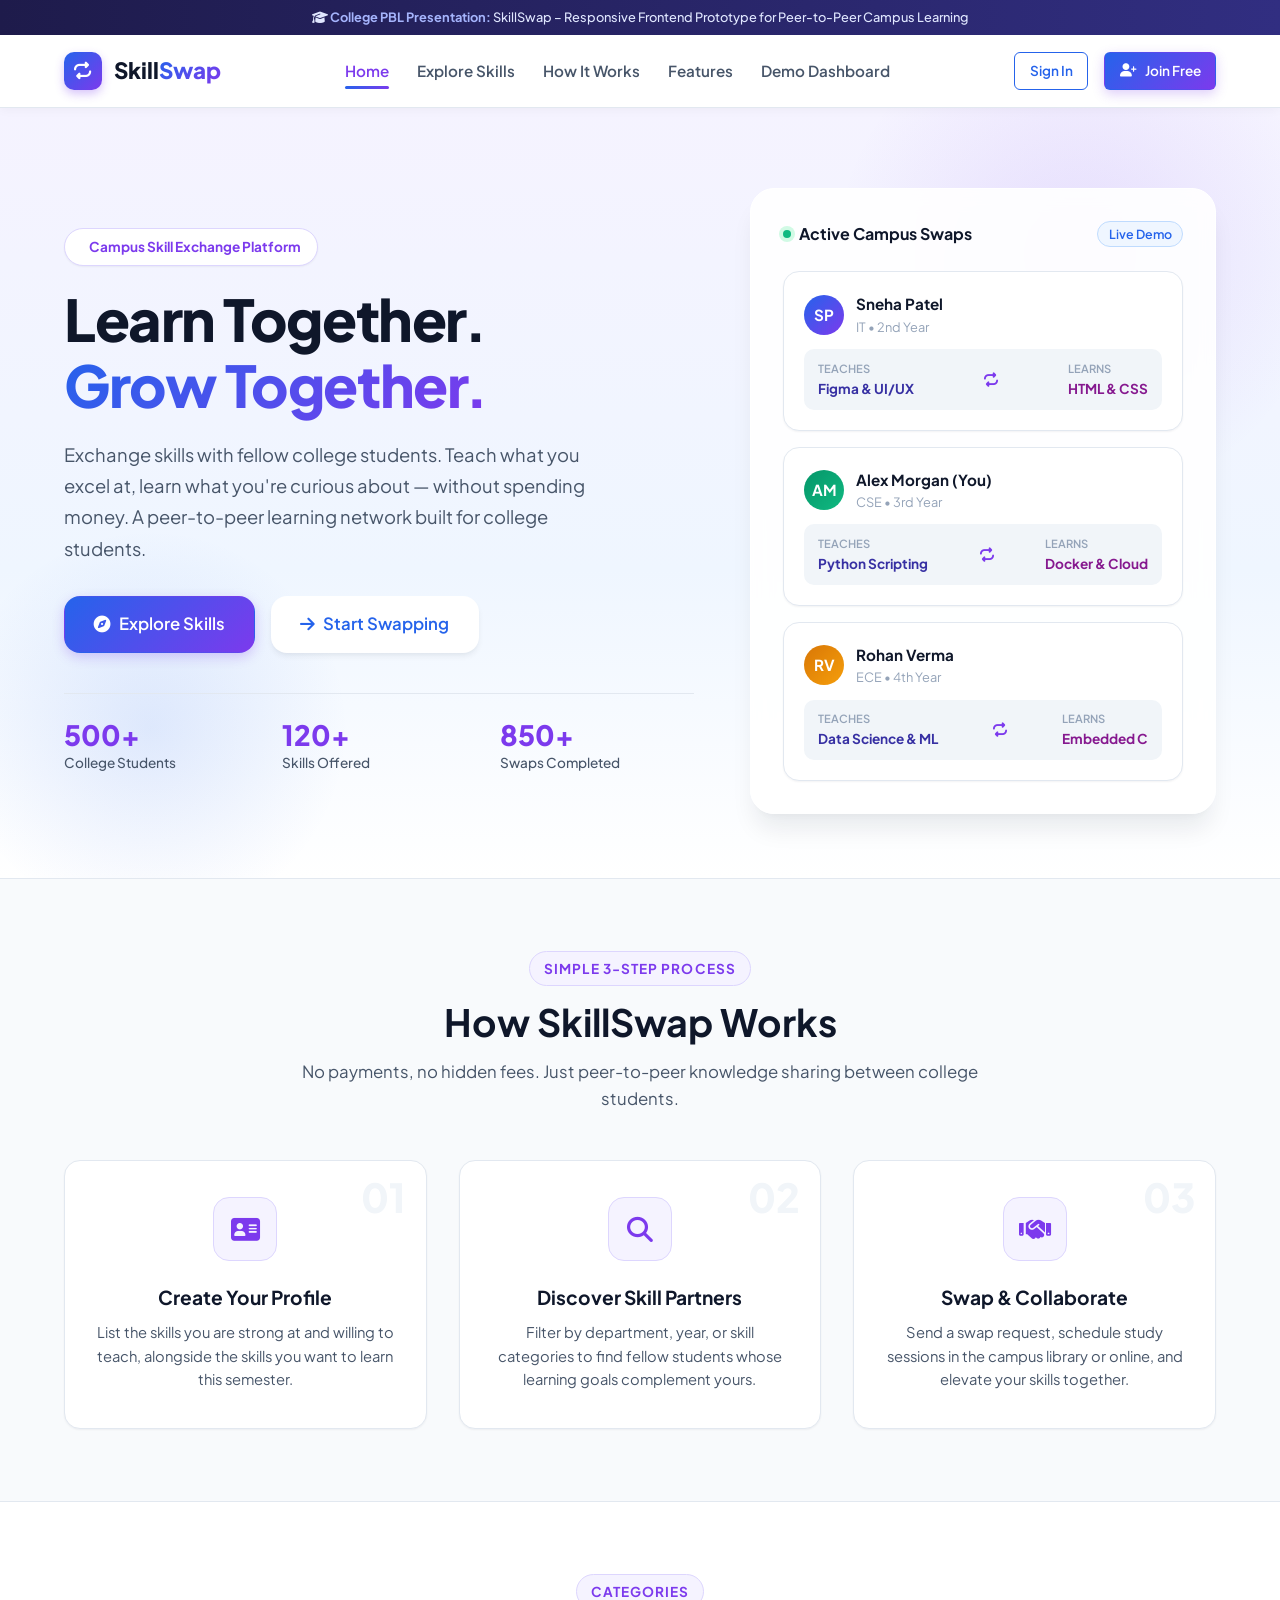
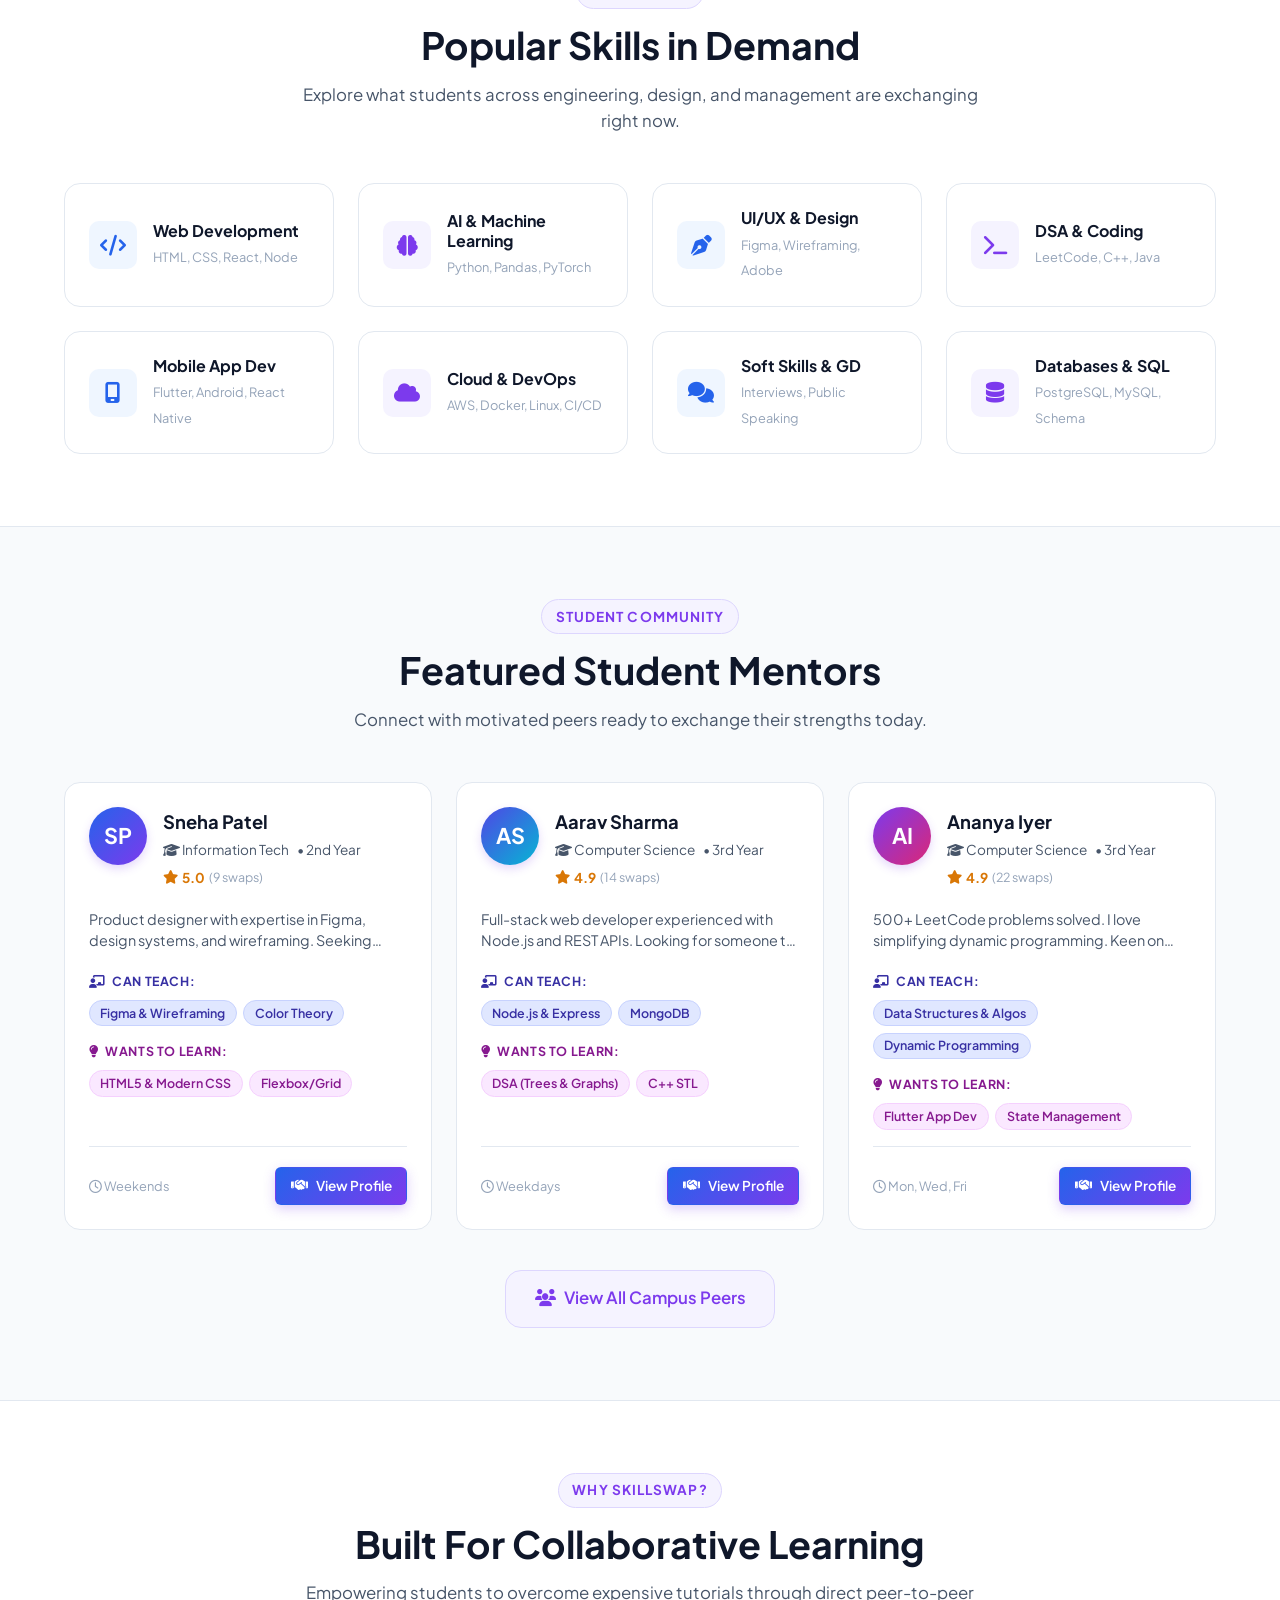
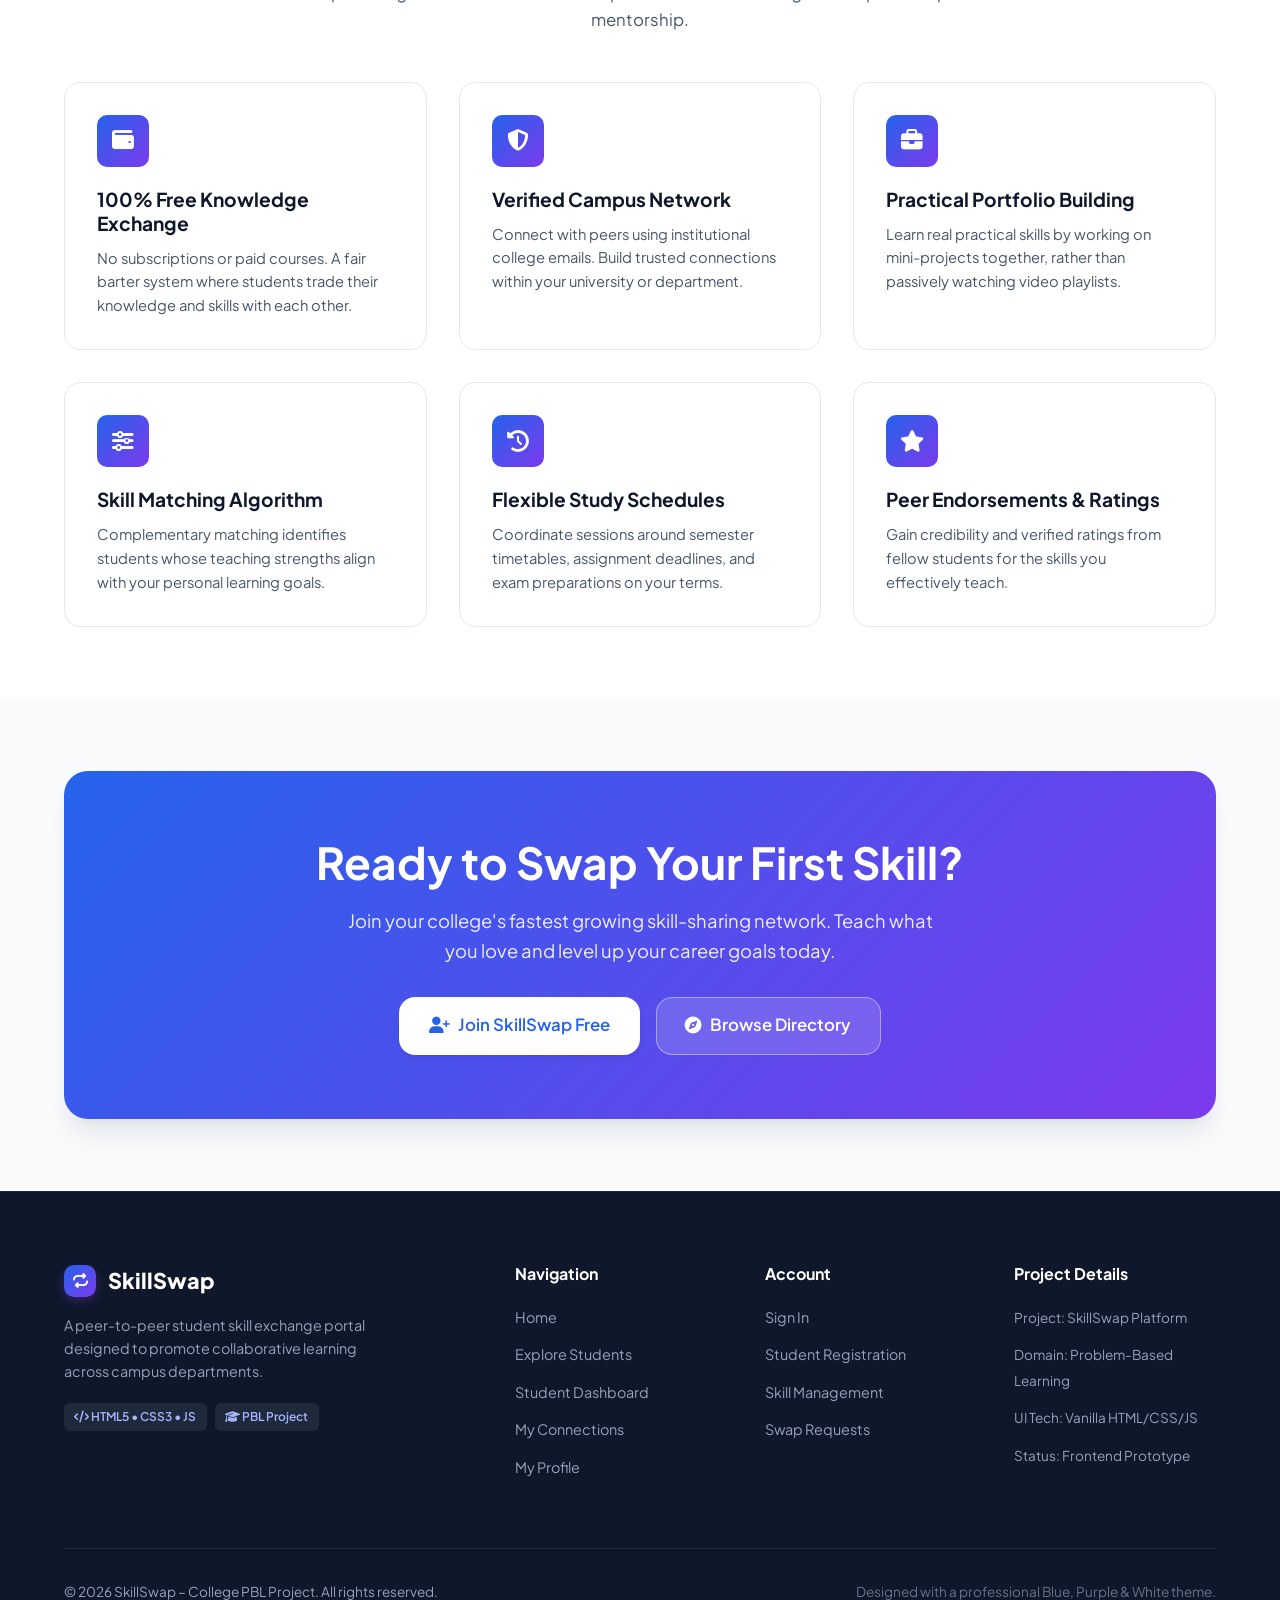
<file: index.html>
<!DOCTYPE html>
<html lang="en">
<head>
  <meta charset="UTF-8">
  <meta name="viewport" content="width=device-width, initial-scale=1.0">
  <title>SkillSwap – Peer-to-Peer College Skill Exchange Platform</title>
  <link rel="stylesheet" href="https://cdnjs.cloudflare.com/ajax/libs/font-awesome/6.5.1/css/all.min.css">
  <link rel="stylesheet" href="css/style.css">
  <link rel="stylesheet" href="css/pages.css">
</head>
<body>

  <!-- College PBL Project Banner -->
  <div class="pbl-banner">
    <i class="fa-solid fa-graduation-cap"></i> 
    <strong>College PBL Presentation:</strong> SkillSwap – Responsive Frontend Prototype for Peer-to-Peer Campus Learning
  </div>

  <!-- Modern Navigation Bar -->
  <header class="navbar">
    <div class="container nav-container">
      <a href="index.html" class="brand-logo">
        <div class="brand-icon">
          <i class="fa-solid fa-repeat"></i>
        </div>
        <div class="brand-name">Skill<span>Swap</span></div>
      </a>

      <nav class="nav-links">
        <a href="index.html" class="nav-link active">Home</a>
        <a href="explore.html" class="nav-link">Explore Skills</a>
        <a href="#how-it-works" class="nav-link">How It Works</a>
        <a href="#features" class="nav-link">Features</a>
        <a href="dashboard.html" class="nav-link">Demo Dashboard</a>
      </nav>

      <div class="nav-actions">
        <a href="login.html" class="btn btn-outline btn-sm">Sign In</a>
        <a href="register.html" class="btn btn-primary btn-sm">
          <i class="fa-solid fa-user-plus"></i> Join Free
        </a>
        <button class="mobile-menu-btn" aria-label="Toggle Navigation Menu">
          <i class="fa-solid fa-bars"></i>
        </button>
      </div>
    </div>
  </header>

  <main>
    <!-- Hero Section -->
    <section class="hero-section">
      <div class="container hero-grid">
        <div class="hero-content">
          <div class="hero-badge-pill">
            <i class="fa-solid fa-sparkles"></i> Campus Skill Exchange Platform
          </div>

          <h1 class="hero-title">
            Learn Together. <br>
            <span class="text-gradient">Grow Together.</span>
          </h1>

          <p class="hero-description">
            Exchange skills with fellow college students. Teach what you excel at, learn what you're curious about — without spending money. A peer-to-peer learning network built for college students.
          </p>

          <div class="hero-cta-group">
            <a href="explore.html" class="btn btn-primary btn-lg">
              <i class="fa-solid fa-compass"></i> Explore Skills
            </a>
            <a href="register.html" class="btn btn-white btn-lg">
              <i class="fa-solid fa-arrow-right"></i> Start Swapping
            </a>
          </div>

          <div class="hero-stats-row">
            <div class="hero-stat-item">
              <div class="stat-number">500+</div>
              <div class="stat-label">College Students</div>
            </div>
            <div class="hero-stat-item">
              <div class="stat-number">120+</div>
              <div class="stat-label">Skills Offered</div>
            </div>
            <div class="hero-stat-item">
              <div class="stat-number">850+</div>
              <div class="stat-label">Swaps Completed</div>
            </div>
          </div>
        </div>

        <!-- Floating Visual Card -->
        <div class="hero-visual-card">
          <div class="hero-visual-header">
            <span class="hero-visual-title">
              <span class="live-pulse"></span> Active Campus Swaps
            </span>
            <span class="badge badge-role">Live Demo</span>
          </div>

          <!-- Preview Swap Card 1 -->
          <div class="swap-preview-card">
            <div class="swap-card-head">
              <div class="swap-mini-avatar">SP</div>
              <div>
                <div class="swap-mini-name">Sneha Patel</div>
                <div class="swap-mini-dept">IT • 2nd Year</div>
              </div>
            </div>
            <div class="swap-match-flow">
              <div class="swap-flow-item">
                <span class="swap-flow-label">Teaches</span>
                <span class="swap-flow-value teach">Figma & UI/UX</span>
              </div>
              <div class="swap-icon-exchange">
                <i class="fa-solid fa-repeat"></i>
              </div>
              <div class="swap-flow-item">
                <span class="swap-flow-label">Learns</span>
                <span class="swap-flow-value learn">HTML & CSS</span>
              </div>
            </div>
          </div>

          <!-- Preview Swap Card 2 -->
          <div class="swap-preview-card">
            <div class="swap-card-head">
              <div class="swap-mini-avatar" style="background: linear-gradient(135deg, #059669 0%, #10b981 100%);">AM</div>
              <div>
                <div class="swap-mini-name">Alex Morgan (You)</div>
                <div class="swap-mini-dept">CSE • 3rd Year</div>
              </div>
            </div>
            <div class="swap-match-flow">
              <div class="swap-flow-item">
                <span class="swap-flow-label">Teaches</span>
                <span class="swap-flow-value teach">Python Scripting</span>
              </div>
              <div class="swap-icon-exchange">
                <i class="fa-solid fa-repeat"></i>
              </div>
              <div class="swap-flow-item">
                <span class="swap-flow-label">Learns</span>
                <span class="swap-flow-value learn">Docker & Cloud</span>
              </div>
            </div>
          </div>

          <!-- Preview Swap Card 3 -->
          <div class="swap-preview-card">
            <div class="swap-card-head">
              <div class="swap-mini-avatar" style="background: linear-gradient(135deg, #d97706 0%, #f59e0b 100%);">RV</div>
              <div>
                <div class="swap-mini-name">Rohan Verma</div>
                <div class="swap-mini-dept">ECE • 4th Year</div>
              </div>
            </div>
            <div class="swap-match-flow">
              <div class="swap-flow-item">
                <span class="swap-flow-label">Teaches</span>
                <span class="swap-flow-value teach">Data Science & ML</span>
              </div>
              <div class="swap-icon-exchange">
                <i class="fa-solid fa-repeat"></i>
              </div>
              <div class="swap-flow-item">
                <span class="swap-flow-label">Learns</span>
                <span class="swap-flow-value learn">Embedded C</span>
              </div>
            </div>
          </div>
        </div>
      </div>
    </section>

    <!-- How It Works Section -->
    <section id="how-it-works" class="section">
      <div class="container">
        <div class="section-header">
          <span class="section-subtitle">Simple 3-Step Process</span>
          <h2 class="section-title">How SkillSwap Works</h2>
          <p class="section-desc">
            No payments, no hidden fees. Just peer-to-peer knowledge sharing between college students.
          </p>
        </div>

        <div class="steps-grid">
          <div class="step-card">
            <div class="step-number">01</div>
            <div class="step-icon-wrap">
              <i class="fa-solid fa-address-card"></i>
            </div>
            <h3 class="step-title">Create Your Profile</h3>
            <p class="step-desc">
              List the skills you are strong at and willing to teach, alongside the skills you want to learn this semester.
            </p>
          </div>

          <div class="step-card">
            <div class="step-number">02</div>
            <div class="step-icon-wrap">
              <i class="fa-solid fa-magnifying-glass"></i>
            </div>
            <h3 class="step-title">Discover Skill Partners</h3>
            <p class="step-desc">
              Filter by department, year, or skill categories to find fellow students whose learning goals complement yours.
            </p>
          </div>

          <div class="step-card">
            <div class="step-number">03</div>
            <div class="step-icon-wrap">
              <i class="fa-solid fa-handshake"></i>
            </div>
            <h3 class="step-title">Swap & Collaborate</h3>
            <p class="step-desc">
              Send a swap request, schedule study sessions in the campus library or online, and elevate your skills together.
            </p>
          </div>
        </div>
      </div>
    </section>

    <!-- Popular Skill Categories -->
    <section class="section" style="background: white; border-top: 1px solid var(--border-light); border-bottom: 1px solid var(--border-light);">
      <div class="container">
        <div class="section-header">
          <span class="section-subtitle">Categories</span>
          <h2 class="section-title">Popular Skills in Demand</h2>
          <p class="section-desc">
            Explore what students across engineering, design, and management are exchanging right now.
          </p>
        </div>

        <div class="categories-grid">
          <a href="explore.html" class="category-card">
            <div class="category-icon"><i class="fa-solid fa-code"></i></div>
            <div class="category-info">
              <h4>Web Development</h4>
              <span>HTML, CSS, React, Node</span>
            </div>
          </a>

          <a href="explore.html" class="category-card">
            <div class="category-icon" style="background: var(--primary-purple-subtle); color: var(--primary-purple);"><i class="fa-solid fa-brain"></i></div>
            <div class="category-info">
              <h4>AI & Machine Learning</h4>
              <span>Python, Pandas, PyTorch</span>
            </div>
          </a>

          <a href="explore.html" class="category-card">
            <div class="category-icon"><i class="fa-solid fa-pen-nib"></i></div>
            <div class="category-info">
              <h4>UI/UX & Design</h4>
              <span>Figma, Wireframing, Adobe</span>
            </div>
          </a>

          <a href="explore.html" class="category-card">
            <div class="category-icon" style="background: var(--primary-purple-subtle); color: var(--primary-purple);"><i class="fa-solid fa-terminal"></i></div>
            <div class="category-info">
              <h4>DSA & Coding</h4>
              <span>LeetCode, C++, Java</span>
            </div>
          </a>

          <a href="explore.html" class="category-card">
            <div class="category-icon"><i class="fa-solid fa-mobile-screen"></i></div>
            <div class="category-info">
              <h4>Mobile App Dev</h4>
              <span>Flutter, Android, React Native</span>
            </div>
          </a>

          <a href="explore.html" class="category-card">
            <div class="category-icon" style="background: var(--primary-purple-subtle); color: var(--primary-purple);"><i class="fa-solid fa-cloud"></i></div>
            <div class="category-info">
              <h4>Cloud & DevOps</h4>
              <span>AWS, Docker, Linux, CI/CD</span>
            </div>
          </a>

          <a href="explore.html" class="category-card">
            <div class="category-icon"><i class="fa-solid fa-comments"></i></div>
            <div class="category-info">
              <h4>Soft Skills & GD</h4>
              <span>Interviews, Public Speaking</span>
            </div>
          </a>

          <a href="explore.html" class="category-card">
            <div class="category-icon" style="background: var(--primary-purple-subtle); color: var(--primary-purple);"><i class="fa-solid fa-database"></i></div>
            <div class="category-info">
              <h4>Databases & SQL</h4>
              <span>PostgreSQL, MySQL, Schema</span>
            </div>
          </a>
        </div>
      </div>
    </section>

    <!-- Featured Students Preview -->
    <section class="section">
      <div class="container">
        <div class="section-header">
          <span class="section-subtitle">Student Community</span>
          <h2 class="section-title">Featured Student Mentors</h2>
          <p class="section-desc">
            Connect with motivated peers ready to exchange their strengths today.
          </p>
        </div>

        <div class="students-grid">
          <!-- Card 1 -->
          <div class="student-card">
            <div class="student-card-header">
              <div class="student-avatar">SP</div>
              <div class="student-info">
                <div class="student-name">Sneha Patel</div>
                <div class="student-meta">
                  <span><i class="fa-solid fa-graduation-cap"></i> Information Tech</span>
                  <span>• 2nd Year</span>
                </div>
                <div class="student-rating" style="margin-top: 0.35rem;">
                  <i class="fa-solid fa-star"></i> 5.0
                  <span style="color: var(--text-muted); font-size: 0.78rem; font-weight: normal;">(9 swaps)</span>
                </div>
              </div>
            </div>
            <p class="student-bio">Product designer with expertise in Figma, design systems, and wireframing. Seeking frontend HTML/CSS guidance.</p>
            <div class="skills-group">
              <div class="skills-group-title title-teach">
                <i class="fa-solid fa-chalkboard-user"></i> Can Teach:
              </div>
              <div class="skill-tags-list">
                <span class="badge badge-teach">Figma & Wireframing</span>
                <span class="badge badge-teach">Color Theory</span>
              </div>
            </div>
            <div class="skills-group">
              <div class="skills-group-title title-learn">
                <i class="fa-solid fa-lightbulb"></i> Wants to Learn:
              </div>
              <div class="skill-tags-list">
                <span class="badge badge-learn">HTML5 & Modern CSS</span>
                <span class="badge badge-learn">Flexbox/Grid</span>
              </div>
            </div>
            <div class="student-card-footer">
              <span style="font-size: 0.8rem; color: var(--text-muted);"><i class="fa-regular fa-clock"></i> Weekends</span>
              <a href="explore.html" class="btn btn-primary btn-sm"><i class="fa-solid fa-handshake"></i> View Profile</a>
            </div>
          </div>

          <!-- Card 2 -->
          <div class="student-card">
            <div class="student-card-header">
              <div class="student-avatar" style="background: linear-gradient(135deg, #4f46e5 0%, #06b6d4 100%);">AS</div>
              <div class="student-info">
                <div class="student-name">Aarav Sharma</div>
                <div class="student-meta">
                  <span><i class="fa-solid fa-graduation-cap"></i> Computer Science</span>
                  <span>• 3rd Year</span>
                </div>
                <div class="student-rating" style="margin-top: 0.35rem;">
                  <i class="fa-solid fa-star"></i> 4.9
                  <span style="color: var(--text-muted); font-size: 0.78rem; font-weight: normal;">(14 swaps)</span>
                </div>
              </div>
            </div>
            <p class="student-bio">Full-stack web developer experienced with Node.js and REST APIs. Looking for someone to practice Trees & Graphs algorithms.</p>
            <div class="skills-group">
              <div class="skills-group-title title-teach">
                <i class="fa-solid fa-chalkboard-user"></i> Can Teach:
              </div>
              <div class="skill-tags-list">
                <span class="badge badge-teach">Node.js & Express</span>
                <span class="badge badge-teach">MongoDB</span>
              </div>
            </div>
            <div class="skills-group">
              <div class="skills-group-title title-learn">
                <i class="fa-solid fa-lightbulb"></i> Wants to Learn:
              </div>
              <div class="skill-tags-list">
                <span class="badge badge-learn">DSA (Trees & Graphs)</span>
                <span class="badge badge-learn">C++ STL</span>
              </div>
            </div>
            <div class="student-card-footer">
              <span style="font-size: 0.8rem; color: var(--text-muted);"><i class="fa-regular fa-clock"></i> Weekdays</span>
              <a href="explore.html" class="btn btn-primary btn-sm"><i class="fa-solid fa-handshake"></i> View Profile</a>
            </div>
          </div>

          <!-- Card 3 -->
          <div class="student-card">
            <div class="student-card-header">
              <div class="student-avatar" style="background: linear-gradient(135deg, #7c3aed 0%, #db2777 100%);">AI</div>
              <div class="student-info">
                <div class="student-name">Ananya Iyer</div>
                <div class="student-meta">
                  <span><i class="fa-solid fa-graduation-cap"></i> Computer Science</span>
                  <span>• 3rd Year</span>
                </div>
                <div class="student-rating" style="margin-top: 0.35rem;">
                  <i class="fa-solid fa-star"></i> 4.9
                  <span style="color: var(--text-muted); font-size: 0.78rem; font-weight: normal;">(22 swaps)</span>
                </div>
              </div>
            </div>
            <p class="student-bio">500+ LeetCode problems solved. I love simplifying dynamic programming. Keen on learning Flutter mobile development.</p>
            <div class="skills-group">
              <div class="skills-group-title title-teach">
                <i class="fa-solid fa-chalkboard-user"></i> Can Teach:
              </div>
              <div class="skill-tags-list">
                <span class="badge badge-teach">Data Structures & Algos</span>
                <span class="badge badge-teach">Dynamic Programming</span>
              </div>
            </div>
            <div class="skills-group">
              <div class="skills-group-title title-learn">
                <i class="fa-solid fa-lightbulb"></i> Wants to Learn:
              </div>
              <div class="skill-tags-list">
                <span class="badge badge-learn">Flutter App Dev</span>
                <span class="badge badge-learn">State Management</span>
              </div>
            </div>
            <div class="student-card-footer">
              <span style="font-size: 0.8rem; color: var(--text-muted);"><i class="fa-regular fa-clock"></i> Mon, Wed, Fri</span>
              <a href="explore.html" class="btn btn-primary btn-sm"><i class="fa-solid fa-handshake"></i> View Profile</a>
            </div>
          </div>
        </div>

        <div style="text-align: center; margin-top: 2.5rem;">
          <a href="explore.html" class="btn btn-secondary btn-lg">
            <i class="fa-solid fa-users"></i> View All Campus Peers
          </a>
        </div>
      </div>
    </section>

    <!-- Why SkillSwap Features -->
    <section id="features" class="section" style="background: white; border-top: 1px solid var(--border-light);">
      <div class="container">
        <div class="section-header">
          <span class="section-subtitle">Why SkillSwap?</span>
          <h2 class="section-title">Built For Collaborative Learning</h2>
          <p class="section-desc">
            Empowering students to overcome expensive tutorials through direct peer-to-peer mentorship.
          </p>
        </div>

        <div class="benefits-grid">
          <div class="benefit-card">
            <div class="benefit-icon"><i class="fa-solid fa-wallet"></i></div>
            <h3>100% Free Knowledge Exchange</h3>
            <p>No subscriptions or paid courses. A fair barter system where students trade their knowledge and skills with each other.</p>
          </div>

          <div class="benefit-card">
            <div class="benefit-icon"><i class="fa-solid fa-shield-halved"></i></div>
            <h3>Verified Campus Network</h3>
            <p>Connect with peers using institutional college emails. Build trusted connections within your university or department.</p>
          </div>

          <div class="benefit-card">
            <div class="benefit-icon"><i class="fa-solid fa-briefcase"></i></div>
            <h3>Practical Portfolio Building</h3>
            <p>Learn real practical skills by working on mini-projects together, rather than passively watching video playlists.</p>
          </div>

          <div class="benefit-card">
            <div class="benefit-icon"><i class="fa-solid fa-sliders"></i></div>
            <h3>Skill Matching Algorithm</h3>
            <p>Complementary matching identifies students whose teaching strengths align with your personal learning goals.</p>
          </div>

          <div class="benefit-card">
            <div class="benefit-icon"><i class="fa-solid fa-clock-rotate-left"></i></div>
            <h3>Flexible Study Schedules</h3>
            <p>Coordinate sessions around semester timetables, assignment deadlines, and exam preparations on your terms.</p>
          </div>

          <div class="benefit-card">
            <div class="benefit-icon"><i class="fa-solid fa-star"></i></div>
            <h3>Peer Endorsements & Ratings</h3>
            <p>Gain credibility and verified ratings from fellow students for the skills you effectively teach.</p>
          </div>
        </div>
      </div>
    </section>

    <!-- CTA Banner -->
    <section class="section">
      <div class="container">
        <div class="cta-banner">
          <h2>Ready to Swap Your First Skill?</h2>
          <p>
            Join your college's fastest growing skill-sharing network. Teach what you love and level up your career goals today.
          </p>
          <div style="display: flex; gap: 1rem; justify-content: center; flex-wrap: wrap;">
            <a href="register.html" class="btn btn-white btn-lg">
              <i class="fa-solid fa-user-plus"></i> Join SkillSwap Free
            </a>
            <a href="explore.html" class="btn btn-secondary btn-lg" style="background: rgba(255, 255, 255, 0.15); color: white; border-color: rgba(255, 255, 255, 0.4);">
              <i class="fa-solid fa-compass"></i> Browse Directory
            </a>
          </div>
        </div>
      </div>
    </section>
  </main>

  <!-- Modern Footer -->
  <footer class="footer">
    <div class="container">
      <div class="footer-top">
        <div class="footer-brand">
          <div class="footer-logo">
            <div class="brand-icon" style="width: 32px; height: 32px; font-size: 0.95rem;">
              <i class="fa-solid fa-repeat"></i>
            </div>
            SkillSwap
          </div>
          <p class="footer-desc">
            A peer-to-peer student skill exchange portal designed to promote collaborative learning across campus departments.
          </p>
          <div class="footer-badges">
            <span class="pbl-tag"><i class="fa-solid fa-code"></i> HTML5 • CSS3 • JS</span>
            <span class="pbl-tag"><i class="fa-solid fa-graduation-cap"></i> PBL Project</span>
          </div>
        </div>

        <div>
          <h4 class="footer-title">Navigation</h4>
          <ul class="footer-list">
            <li><a href="index.html">Home</a></li>
            <li><a href="explore.html">Explore Students</a></li>
            <li><a href="dashboard.html">Student Dashboard</a></li>
            <li><a href="connections.html">My Connections</a></li>
            <li><a href="profile.html">My Profile</a></li>
          </ul>
        </div>

        <div>
          <h4 class="footer-title">Account</h4>
          <ul class="footer-list">
            <li><a href="login.html">Sign In</a></li>
            <li><a href="register.html">Student Registration</a></li>
            <li><a href="profile.html">Skill Management</a></li>
            <li><a href="connections.html">Swap Requests</a></li>
          </ul>
        </div>

        <div>
          <h4 class="footer-title">Project Details</h4>
          <ul class="footer-list">
            <li><span style="font-size: 0.85rem;">Project: SkillSwap Platform</span></li>
            <li><span style="font-size: 0.85rem;">Domain: Problem-Based Learning</span></li>
            <li><span style="font-size: 0.85rem;">UI Tech: Vanilla HTML/CSS/JS</span></li>
            <li><span style="font-size: 0.85rem;">Status: Frontend Prototype</span></li>
          </ul>
        </div>
      </div>

      <div class="footer-bottom">
        <div>
          © 2026 SkillSwap – College PBL Project. All rights reserved.
        </div>
        <div style="color: #64748b;">
          Designed with a professional Blue, Purple & White theme.
        </div>
      </div>
    </div>
  </footer>

  <script src="js/mock-data.js"></script>
  <script src="js/api.js"></script>
  <script src="js/main.js"></script>
</body>
</html>
</file>
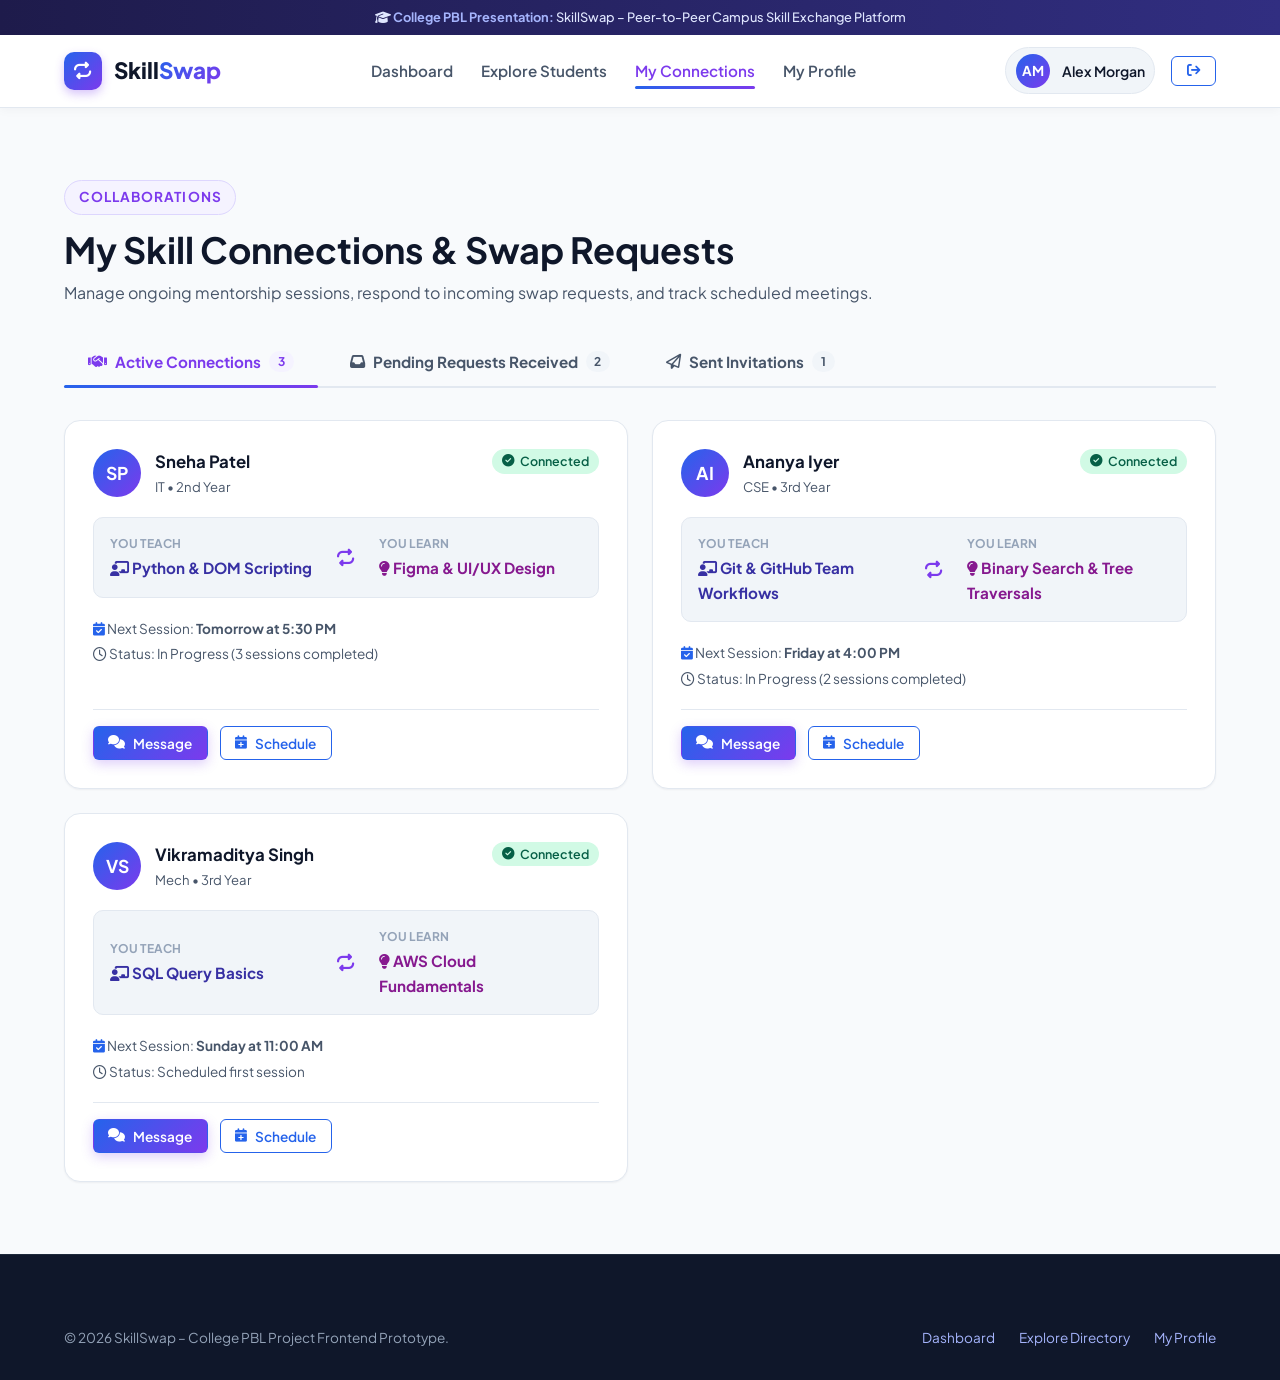
<file: connections.html>
<!DOCTYPE html>
<html lang="en">
<head>
  <meta charset="UTF-8">
  <meta name="viewport" content="width=device-width, initial-scale=1.0">
  <title>My Connections & Swaps – SkillSwap</title>
  <link rel="stylesheet" href="https://cdnjs.cloudflare.com/ajax/libs/font-awesome/6.5.1/css/all.min.css">
  <link rel="stylesheet" href="css/style.css">
  <link rel="stylesheet" href="css/pages.css">
</head>
<body>

  <!-- College PBL Project Banner -->
  <div class="pbl-banner">
    <i class="fa-solid fa-graduation-cap"></i> 
    <strong>College PBL Presentation:</strong> SkillSwap – Peer-to-Peer Campus Skill Exchange Platform
  </div>

  <!-- Modern Navigation Bar -->
  <header class="navbar">
    <div class="container nav-container">
      <a href="index.html" class="brand-logo">
        <div class="brand-icon">
          <i class="fa-solid fa-repeat"></i>
        </div>
        <div class="brand-name">Skill<span>Swap</span></div>
      </a>

      <nav class="nav-links">
        <a href="dashboard.html" class="nav-link">Dashboard</a>
        <a href="explore.html" class="nav-link">Explore Students</a>
        <a href="connections.html" class="nav-link active">My Connections</a>
        <a href="profile.html" class="nav-link">My Profile</a>
      </nav>

      <div class="nav-actions">
        <a href="profile.html" class="user-nav-dropdown" title="Profile">
          <div class="nav-avatar-mini">AM</div>
          <span class="nav-user-name">Alex Morgan</span>
        </a>
        <a href="index.html" class="btn btn-outline btn-sm" title="Log out to Home">
          <i class="fa-solid fa-arrow-right-from-bracket"></i>
        </a>
        <button class="mobile-menu-btn" aria-label="Toggle Navigation Menu">
          <i class="fa-solid fa-bars"></i>
        </button>
      </div>
    </div>
  </header>

  <main class="section">
    <div class="container">
      <div style="margin-bottom: 2rem;">
        <span class="section-subtitle">Collaborations</span>
        <h1 style="font-size: clamp(1.8rem, 3vw, 2.25rem); margin-bottom: 0.5rem;">
          My Skill Connections & Swap Requests
        </h1>
        <p style="color: var(--text-secondary); font-size: 1rem;">
          Manage ongoing mentorship sessions, respond to incoming swap requests, and track scheduled meetings.
        </p>
      </div>

      <!-- Tab Navigation -->
      <div class="connections-tabs-nav">
        <button type="button" class="conn-tab-btn active" data-target="tabActiveConnections">
          <i class="fa-solid fa-handshake"></i> Active Connections
          <span class="tab-badge" id="activeCount">3</span>
        </button>

        <button type="button" class="conn-tab-btn" data-target="tabPendingRequests">
          <i class="fa-solid fa-inbox"></i> Pending Requests Received
          <span class="tab-badge" id="pendingCount">2</span>
        </button>

        <button type="button" class="conn-tab-btn" data-target="tabSentRequests">
          <i class="fa-regular fa-paper-plane"></i> Sent Invitations
          <span class="tab-badge" id="sentCount">1</span>
        </button>
      </div>

      <!-- Tab 1: Active Connections -->
      <div id="tabActiveConnections" class="tab-content-panel">
        <div class="connections-grid" id="activeConnectionsGrid">
          <!-- Rendered dynamically by js/connections.js -->
        </div>
      </div>

      <!-- Tab 2: Pending Received Requests -->
      <div id="tabPendingRequests" class="tab-content-panel" style="display: none;">
        <div class="connections-grid" id="pendingRequestsGrid">
          <!-- Rendered dynamically by js/connections.js -->
        </div>
      </div>

      <!-- Tab 3: Sent Requests -->
      <div id="tabSentRequests" class="tab-content-panel" style="display: none;">
        <div class="connections-grid" id="sentRequestsGrid">
          <!-- Rendered dynamically by js/connections.js -->
        </div>
      </div>

    </div>
  </main>

  <!-- Interactive Demo Chat Modal -->
  <div class="modal-overlay" id="chatPreviewModal">
    <div class="modal-dialog" style="max-width: 580px;">
      <div class="modal-header">
        <div>
          <div style="display: flex; align-items: center; gap: 0.5rem;">
            <div style="width: 10px; height: 10px; border-radius: 50%; background: var(--success);"></div>
            <h3 class="modal-title" id="chatPartnerName">Sneha Patel</h3>
          </div>
          <div style="font-size: 0.78rem; color: var(--text-muted); margin-top: 0.2rem;" id="chatTopicBadge">
            Learning: Figma & UI/UX
          </div>
        </div>
        <button type="button" class="modal-close-btn" data-modal-close>
          <i class="fa-solid fa-xmark"></i>
        </button>
      </div>

      <div class="modal-body" style="background: var(--bg-body); padding: 1.25rem;">
        <div id="chatMessagesBody" style="min-height: 220px; max-height: 280px; overflow-y: auto; display: flex; flex-direction: column;">
          <!-- Dynamically populated sample message exchange -->
        </div>

        <form id="chatSendForm" style="display: flex; gap: 0.5rem; margin-top: 1rem;">
          <input type="text" id="chatInputField" class="form-control" placeholder="Type a message to your partner..." required style="background: white;">
          <button type="submit" class="btn btn-primary btn-sm">
            <i class="fa-solid fa-paper-plane"></i> Send
          </button>
        </form>
      </div>

      <div class="modal-footer" style="padding: 0.75rem 1.25rem; font-size: 0.78rem; color: var(--text-muted); justify-content: space-between;">
        <span><i class="fa-solid fa-circle-info"></i> Interactive Frontend Chat Demo</span>
        <button type="button" class="btn btn-outline btn-sm" data-modal-close>Close</button>
      </div>
    </div>
  </div>

  <!-- Interactive Schedule Session Modal -->
  <div class="modal-overlay" id="scheduleSessionModal">
    <div class="modal-dialog">
      <div class="modal-header">
        <h3 class="modal-title">
          <i class="fa-regular fa-calendar-plus" style="color: var(--primary-blue);"></i>
          Schedule Swap Session
        </h3>
        <button type="button" class="modal-close-btn" data-modal-close>
          <i class="fa-solid fa-xmark"></i>
        </button>
      </div>

      <form id="scheduleSessionForm">
        <div class="modal-body">
          <p style="font-size: 0.9rem; color: var(--text-secondary); margin-bottom: 1.25rem;">
            Plan a 1-on-1 study slot with <strong id="schedulePartnerName" style="color: var(--text-primary);">Peer</strong>.
          </p>

          <div class="form-grid-2">
            <div class="form-group">
              <label class="form-label" for="sessionDate">Session Date *</label>
              <input type="date" id="sessionDate" class="form-control" value="2026-10-18" required>
            </div>

            <div class="form-group">
              <label class="form-label" for="sessionTime">Time Slot *</label>
              <input type="time" id="sessionTime" class="form-control" value="16:30" required>
            </div>
          </div>

          <div class="form-group">
            <label class="form-label" for="sessionVenue">Study Location / Mode *</label>
            <select id="sessionVenue" class="form-control form-select" required>
              <option value="Central Library (Floor 2 Study Hub)">Central Library (Floor 2 Study Hub)</option>
              <option value="CS Department Lab 3">CS Department Lab 3</option>
              <option value="Campus Cafeteria Discussion Area">Campus Cafeteria Discussion Area</option>
              <option value="Online (Google Meet Link)">Online (Google Meet Link)</option>
              <option value="Online (Discord Voice Room)">Online (Discord Voice Room)</option>
            </select>
          </div>

          <div class="form-group">
            <label class="form-label" for="sessionAgenda">Topic Agenda for this Session</label>
            <input type="text" id="sessionAgenda" class="form-control" placeholder="e.g. 45 min Figma components, then 45 min Python loops">
          </div>
        </div>

        <div class="modal-footer">
          <button type="button" class="btn btn-outline btn-sm" data-modal-close>Cancel</button>
          <button type="submit" class="btn btn-primary btn-sm">
            <i class="fa-solid fa-calendar-check"></i> Confirm Session
          </button>
        </div>
      </form>
    </div>
  </div>

  <!-- Modern Footer -->
  <footer class="footer">
    <div class="container">
      <div class="footer-bottom" style="border-top: none; padding-top: 0;">
        <div>© 2026 SkillSwap – College PBL Project Frontend Prototype.</div>
        <div style="display: flex; gap: 1.5rem;">
          <a href="dashboard.html" style="color: #a5b4fc;">Dashboard</a>
          <a href="explore.html" style="color: #a5b4fc;">Explore Directory</a>
          <a href="profile.html" style="color: #a5b4fc;">My Profile</a>
        </div>
      </div>
    </div>
  </footer>

  <script src="js/mock-data.js"></script>
  <script src="js/api.js"></script>
  <script src="js/main.js"></script>
  <script src="js/connections.js"></script>
</body>
</html>
</file>
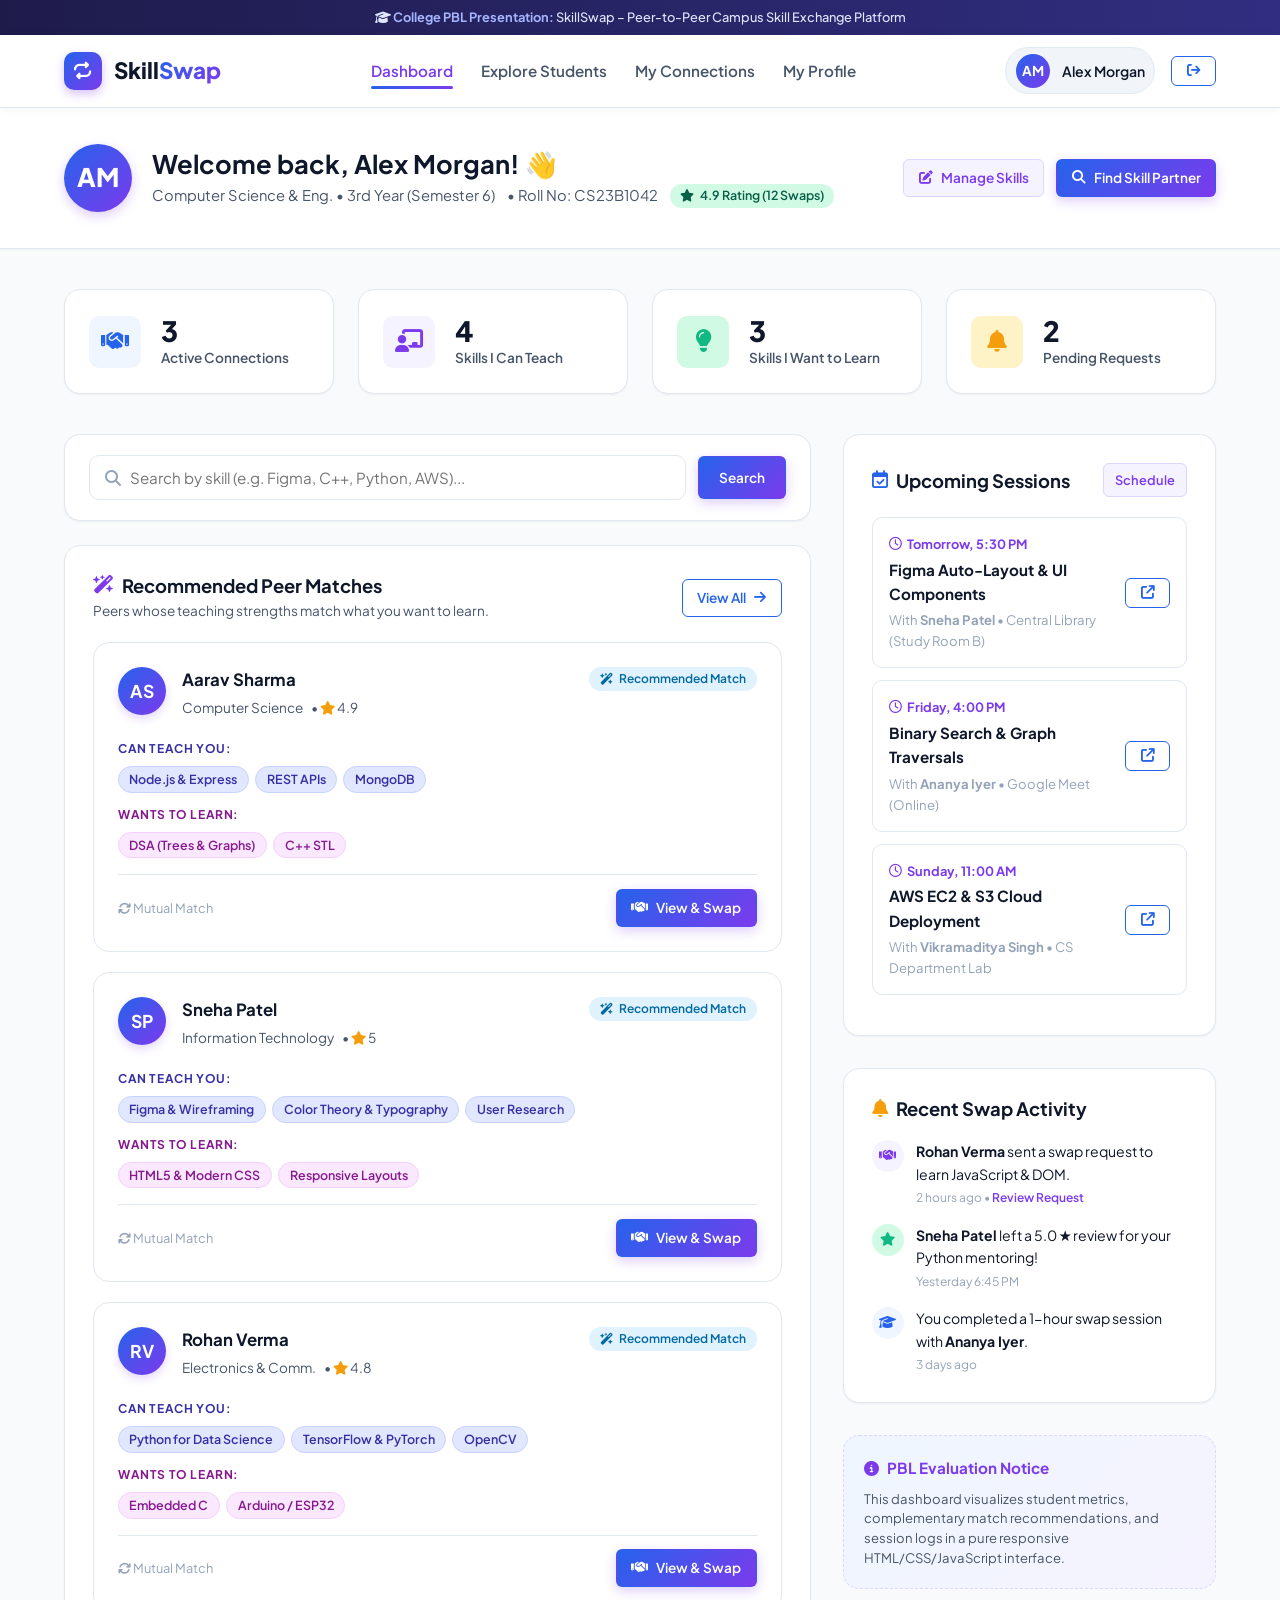
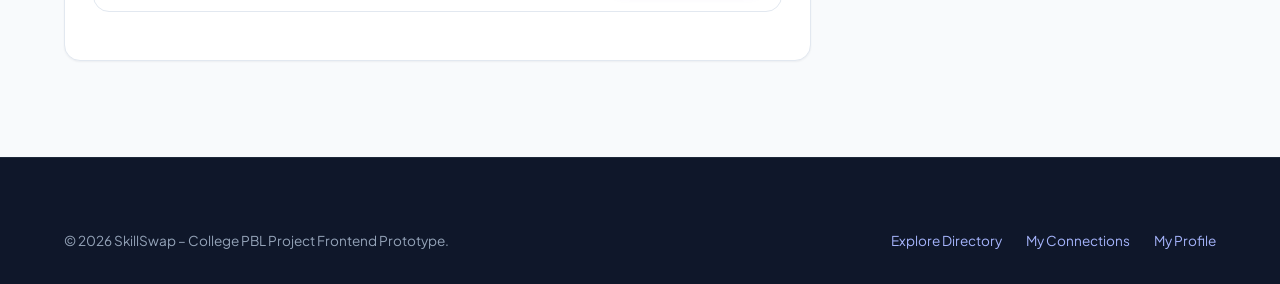
<file: dashboard.html>
<!DOCTYPE html>
<html lang="en">
<head>
  <meta charset="UTF-8">
  <meta name="viewport" content="width=device-width, initial-scale=1.0">
  <title>Student Dashboard – SkillSwap</title>
  <link rel="stylesheet" href="https://cdnjs.cloudflare.com/ajax/libs/font-awesome/6.5.1/css/all.min.css">
  <link rel="stylesheet" href="css/style.css">
  <link rel="stylesheet" href="css/pages.css">
</head>
<body>

  <!-- College PBL Project Banner -->
  <div class="pbl-banner">
    <i class="fa-solid fa-graduation-cap"></i> 
    <strong>College PBL Presentation:</strong> SkillSwap – Peer-to-Peer Campus Skill Exchange Platform
  </div>

  <!-- Modern Navigation Bar -->
  <header class="navbar">
    <div class="container nav-container">
      <a href="index.html" class="brand-logo">
        <div class="brand-icon">
          <i class="fa-solid fa-repeat"></i>
        </div>
        <div class="brand-name">Skill<span>Swap</span></div>
      </a>

      <nav class="nav-links">
        <a href="dashboard.html" class="nav-link active">Dashboard</a>
        <a href="explore.html" class="nav-link">Explore Students</a>
        <a href="connections.html" class="nav-link">My Connections</a>
        <a href="profile.html" class="nav-link">My Profile</a>
      </nav>

      <div class="nav-actions">
        <a href="profile.html" class="user-nav-dropdown" title="View Profile">
          <div class="nav-avatar-mini" id="dashNavAvatar">AM</div>
          <span class="nav-user-name" id="dashNavName">Alex Morgan</span>
        </a>
        <a href="index.html" class="btn btn-outline btn-sm" title="Log out to Home">
          <i class="fa-solid fa-arrow-right-from-bracket"></i>
        </a>
        <button class="mobile-menu-btn" aria-label="Toggle Navigation Menu">
          <i class="fa-solid fa-bars"></i>
        </button>
      </div>
    </div>
  </header>

  <main style="padding-bottom: 4rem;">
    <!-- Dashboard User Header Banner -->
    <section class="dashboard-header-banner">
      <div class="container">
        <div class="dash-user-row">
          <div class="dash-user-intro">
            <div class="dash-avatar-large" id="dashAvatar">AM</div>
            <div class="dash-user-details">
              <h1>Welcome back, <span id="dashUserName">Alex Morgan</span>! 👋</h1>
              <div class="dash-user-meta">
                <span id="dashUserMeta"><i class="fa-solid fa-graduation-cap"></i> Computer Science & Eng. • 3rd Year</span>
                <span>• Roll No: CS23B1042</span>
                <span class="badge badge-status-active" style="font-size: 0.78rem;">
                  <i class="fa-solid fa-star"></i> 4.9 Rating (12 Swaps)
                </span>
              </div>
            </div>
          </div>

          <div class="dash-actions-group">
            <a href="profile.html" class="btn btn-secondary btn-sm">
              <i class="fa-solid fa-pen-to-square"></i> Manage Skills
            </a>
            <a href="explore.html" class="btn btn-primary btn-sm">
              <i class="fa-solid fa-magnifying-glass"></i> Find Skill Partner
            </a>
          </div>
        </div>
      </div>
    </section>

    <!-- Main Dashboard Content -->
    <div class="container" style="margin-top: 2.5rem;">
      <!-- Summary Metrics Grid -->
      <div class="stats-grid">
        <div class="stat-card">
          <div class="stat-icon-wrap stat-blue">
            <i class="fa-solid fa-handshake"></i>
          </div>
          <div class="stat-info">
            <div class="stat-value" id="statActiveSwaps">3</div>
            <div class="stat-title">Active Connections</div>
          </div>
        </div>

        <div class="stat-card">
          <div class="stat-icon-wrap stat-purple">
            <i class="fa-solid fa-chalkboard-user"></i>
          </div>
          <div class="stat-info">
            <div class="stat-value" id="statSkillsOffered">4</div>
            <div class="stat-title">Skills I Can Teach</div>
          </div>
        </div>

        <div class="stat-card">
          <div class="stat-icon-wrap stat-green">
            <i class="fa-solid fa-lightbulb"></i>
          </div>
          <div class="stat-info">
            <div class="stat-value" id="statSkillsLearning">3</div>
            <div class="stat-title">Skills I Want to Learn</div>
          </div>
        </div>

        <div class="stat-card">
          <div class="stat-icon-wrap stat-amber">
            <i class="fa-solid fa-bell"></i>
          </div>
          <div class="stat-info">
            <div class="stat-value" id="statPendingRequests">2</div>
            <div class="stat-title">Pending Requests</div>
          </div>
        </div>
      </div>

      <!-- Two-Column Layout -->
      <div class="dashboard-layout">
        <!-- Left Column: Quick Search & Suggested Matches -->
        <div>
          <!-- Quick Search Box -->
          <div class="dash-card" style="padding: 1.25rem 1.5rem; margin-bottom: 1.5rem;">
            <form id="dashQuickSearchForm" style="display: flex; gap: 0.75rem; align-items: center;">
              <div style="flex: 1; position: relative;">
                <input type="text" id="dashQuickSearchInput" class="form-control" placeholder="Search by skill (e.g. Figma, C++, Python, AWS)..." style="padding-left: 2.5rem;">
                <i class="fa-solid fa-magnifying-glass" style="position: absolute; left: 1rem; top: 50%; transform: translateY(-50%); color: var(--text-muted);"></i>
              </div>
              <button type="submit" class="btn btn-primary btn-sm" style="padding: 0.75rem 1.25rem;">
                Search
              </button>
            </form>
          </div>

          <!-- Suggested Matches Section -->
          <div class="dash-card">
            <div class="dash-card-header">
              <div>
                <h3 class="dash-card-title">
                  <i class="fa-solid fa-wand-magic-sparkles" style="color: var(--primary-purple);"></i>
                  Recommended Peer Matches
                </h3>
                <p style="font-size: 0.85rem; color: var(--text-secondary); margin-top: 0.2rem;">
                  Peers whose teaching strengths match what you want to learn.
                </p>
              </div>
              <a href="explore.html" class="btn btn-outline btn-sm">
                View All <i class="fa-solid fa-arrow-right"></i>
              </a>
            </div>

            <div id="suggestedMatchesContainer">
              <!-- Rendered dynamically by js/dashboard.js -->
            </div>
          </div>
        </div>

        <!-- Right Column: Upcoming Sessions & Activity Feed -->
        <div>
          <!-- Upcoming Sessions -->
          <div class="dash-card">
            <div class="dash-card-header">
              <h3 class="dash-card-title">
                <i class="fa-regular fa-calendar-check" style="color: var(--primary-blue);"></i>
                Upcoming Sessions
              </h3>
              <a href="connections.html" class="btn btn-secondary btn-sm" style="padding: 0.35rem 0.7rem; font-size: 0.8rem;">
                Schedule
              </a>
            </div>

            <!-- Session 1 -->
            <div class="session-item">
              <div>
                <div class="session-time">
                  <i class="fa-regular fa-clock"></i> Tomorrow, 5:30 PM
                </div>
                <div class="session-title">Figma Auto-Layout & UI Components</div>
                <div class="session-partner">
                  With <strong>Sneha Patel</strong> • Central Library (Study Room B)
                </div>
              </div>
              <a href="connections.html" class="btn btn-outline btn-sm" title="Session details">
                <i class="fa-solid fa-arrow-up-right-from-square"></i>
              </a>
            </div>

            <!-- Session 2 -->
            <div class="session-item">
              <div>
                <div class="session-time">
                  <i class="fa-regular fa-clock"></i> Friday, 4:00 PM
                </div>
                <div class="session-title">Binary Search & Graph Traversals</div>
                <div class="session-partner">
                  With <strong>Ananya Iyer</strong> • Google Meet (Online)
                </div>
              </div>
              <a href="connections.html" class="btn btn-outline btn-sm" title="Session details">
                <i class="fa-solid fa-arrow-up-right-from-square"></i>
              </a>
            </div>

            <!-- Session 3 -->
            <div class="session-item">
              <div>
                <div class="session-time">
                  <i class="fa-regular fa-clock"></i> Sunday, 11:00 AM
                </div>
                <div class="session-title">AWS EC2 & S3 Cloud Deployment</div>
                <div class="session-partner">
                  With <strong>Vikramaditya Singh</strong> • CS Department Lab
                </div>
              </div>
              <a href="connections.html" class="btn btn-outline btn-sm" title="Session details">
                <i class="fa-solid fa-arrow-up-right-from-square"></i>
              </a>
            </div>
          </div>

          <!-- Recent Notifications / Activity -->
          <div class="dash-card">
            <div class="dash-card-header">
              <h3 class="dash-card-title">
                <i class="fa-solid fa-bell" style="color: #f59e0b;"></i>
                Recent Swap Activity
              </h3>
            </div>

            <ul style="display: flex; flex-direction: column; gap: 1rem; font-size: 0.88rem;">
              <li style="display: flex; gap: 0.75rem; align-items: flex-start;">
                <div style="width: 32px; height: 32px; border-radius: 50%; background: var(--primary-purple-subtle); color: var(--primary-purple); display: flex; align-items: center; justify-content: center; flex-shrink: 0; font-size: 0.85rem;">
                  <i class="fa-solid fa-handshake"></i>
                </div>
                <div>
                  <div><strong>Rohan Verma</strong> sent a swap request to learn JavaScript & DOM.</div>
                  <div style="font-size: 0.75rem; color: var(--text-muted); margin-top: 0.2rem;">2 hours ago • <a href="connections.html" style="color: var(--primary-purple); font-weight: 600;">Review Request</a></div>
                </div>
              </li>

              <li style="display: flex; gap: 0.75rem; align-items: flex-start;">
                <div style="width: 32px; height: 32px; border-radius: 50%; background: var(--success-bg); color: var(--success); display: flex; align-items: center; justify-content: center; flex-shrink: 0; font-size: 0.85rem;">
                  <i class="fa-solid fa-star"></i>
                </div>
                <div>
                  <div><strong>Sneha Patel</strong> left a 5.0 ★ review for your Python mentoring!</div>
                  <div style="font-size: 0.75rem; color: var(--text-muted); margin-top: 0.2rem;">Yesterday 6:45 PM</div>
                </div>
              </li>

              <li style="display: flex; gap: 0.75rem; align-items: flex-start;">
                <div style="width: 32px; height: 32px; border-radius: 50%; background: var(--primary-blue-subtle); color: var(--primary-blue); display: flex; align-items: center; justify-content: center; flex-shrink: 0; font-size: 0.85rem;">
                  <i class="fa-solid fa-graduation-cap"></i>
                </div>
                <div>
                  <div>You completed a 1-hour swap session with <strong>Ananya Iyer</strong>.</div>
                  <div style="font-size: 0.75rem; color: var(--text-muted); margin-top: 0.2rem;">3 days ago</div>
                </div>
              </li>
            </ul>
          </div>

          <!-- PBL Project Info Card -->
          <div style="background: linear-gradient(135deg, #eff6ff 0%, #f5f3ff 100%); border: 1px dashed var(--primary-purple-border); border-radius: var(--radius-lg); padding: 1.25rem;">
            <div style="display: flex; align-items: center; gap: 0.5rem; font-weight: 700; color: var(--primary-purple); font-size: 0.95rem; margin-bottom: 0.5rem;">
              <i class="fa-solid fa-circle-info"></i> PBL Evaluation Notice
            </div>
            <p style="font-size: 0.82rem; color: var(--text-secondary); line-height: 1.5;">
              This dashboard visualizes student metrics, complementary match recommendations, and session logs in a pure responsive HTML/CSS/JavaScript interface.
            </p>
          </div>
        </div>
      </div>
    </div>
  </main>

  <!-- Modern Footer -->
  <footer class="footer">
    <div class="container">
      <div class="footer-bottom" style="border-top: none; padding-top: 0;">
        <div>© 2026 SkillSwap – College PBL Project Frontend Prototype.</div>
        <div style="display: flex; gap: 1.5rem;">
          <a href="explore.html" style="color: #a5b4fc;">Explore Directory</a>
          <a href="connections.html" style="color: #a5b4fc;">My Connections</a>
          <a href="profile.html" style="color: #a5b4fc;">My Profile</a>
        </div>
      </div>
    </div>
  </footer>

  <script src="js/mock-data.js"></script>
  <script src="js/api.js"></script>
  <script src="js/profile.js"></script>
  <script src="js/main.js"></script>
  <script src="js/dashboard.js"></script>
</body>
</html>
</file>
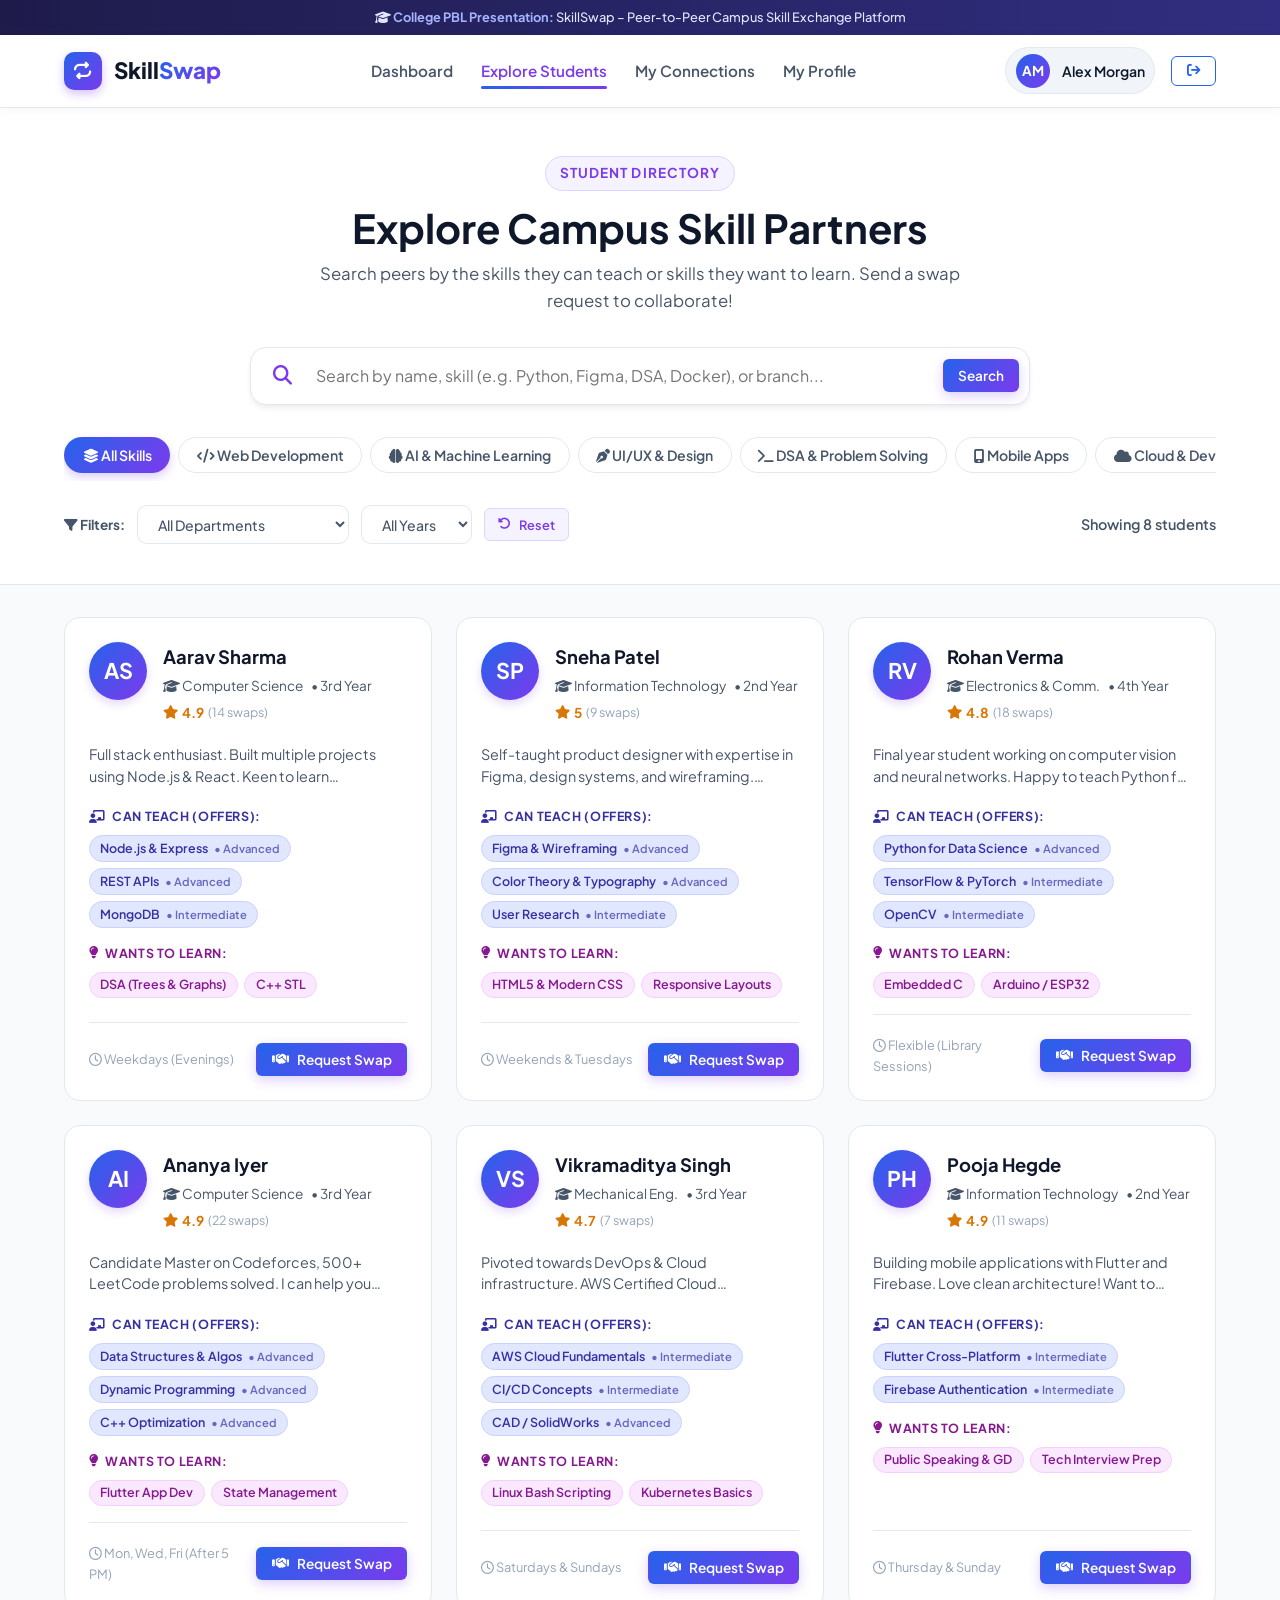
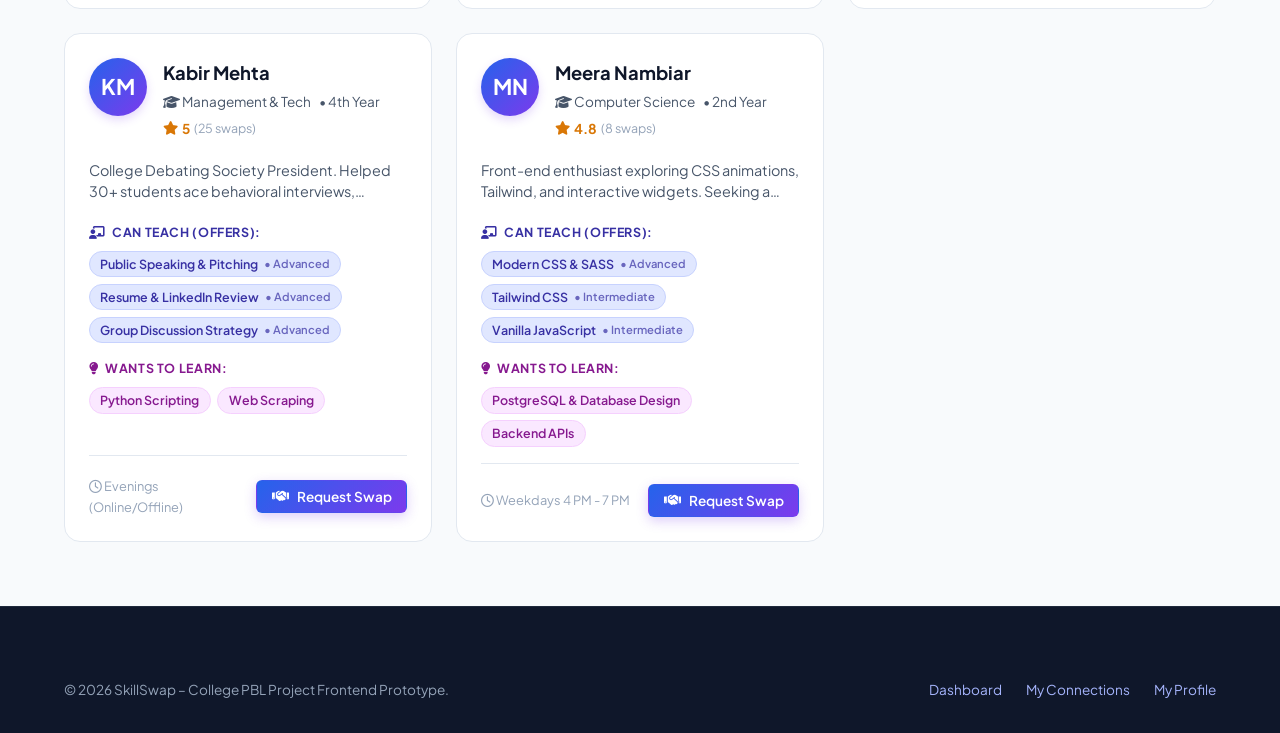
<file: explore.html>
<!DOCTYPE html>
<html lang="en">
<head>
  <meta charset="UTF-8">
  <meta name="viewport" content="width=device-width, initial-scale=1.0">
  <title>Explore Student Directory – SkillSwap</title>
  <link rel="stylesheet" href="https://cdnjs.cloudflare.com/ajax/libs/font-awesome/6.5.1/css/all.min.css">
  <link rel="stylesheet" href="css/style.css">
  <link rel="stylesheet" href="css/pages.css">
</head>
<body>

  <!-- College PBL Project Banner -->
  <div class="pbl-banner">
    <i class="fa-solid fa-graduation-cap"></i> 
    <strong>College PBL Presentation:</strong> SkillSwap – Peer-to-Peer Campus Skill Exchange Platform
  </div>

  <!-- Modern Navigation Bar -->
  <header class="navbar">
    <div class="container nav-container">
      <a href="index.html" class="brand-logo">
        <div class="brand-icon">
          <i class="fa-solid fa-repeat"></i>
        </div>
        <div class="brand-name">Skill<span>Swap</span></div>
      </a>

      <nav class="nav-links">
        <a href="dashboard.html" class="nav-link">Dashboard</a>
        <a href="explore.html" class="nav-link active">Explore Students</a>
        <a href="connections.html" class="nav-link">My Connections</a>
        <a href="profile.html" class="nav-link">My Profile</a>
      </nav>

      <div class="nav-actions">
        <a href="profile.html" class="user-nav-dropdown" title="Profile">
          <div class="nav-avatar-mini">AM</div>
          <span class="nav-user-name">Alex Morgan</span>
        </a>
        <a href="index.html" class="btn btn-outline btn-sm" title="Log out to Home">
          <i class="fa-solid fa-arrow-right-from-bracket"></i>
        </a>
        <button class="mobile-menu-btn" aria-label="Toggle Navigation Menu">
          <i class="fa-solid fa-bars"></i>
        </button>
      </div>
    </div>
  </header>

  <main style="padding-bottom: 4rem;">
    <!-- Search & Filter Header Section -->
    <section class="explore-header">
      <div class="container">
        <div style="text-align: center; max-width: 650px; margin: 0 auto 2rem auto;">
          <span class="section-subtitle">Student Directory</span>
          <h1 style="font-size: clamp(2rem, 3.5vw, 2.5rem); margin-bottom: 0.5rem;">
            Explore Campus Skill Partners
          </h1>
          <p style="color: var(--text-secondary); font-size: 1.05rem;">
            Search peers by the skills they can teach or skills they want to learn. Send a swap request to collaborate!
          </p>
        </div>

        <!-- Main Search Bar -->
        <div class="search-bar-wrapper" style="max-width: 780px; margin: 0 auto 1.5rem auto;">
          <i class="fa-solid fa-magnifying-glass" style="font-size: 1.2rem; color: var(--primary-purple); margin-left: 0.75rem;"></i>
          <input type="text" id="studentSearchInput" class="search-input-field" placeholder="Search by name, skill (e.g. Python, Figma, DSA, Docker), or branch...">
          <button class="btn btn-primary btn-sm" onclick="filterAndRenderStudents()">
            Search
          </button>
        </div>

        <!-- Skill Category Filter Chips -->
        <div class="category-chips" id="categoryChipsContainer">
          <!-- Rendered dynamically by js/explore.js -->
        </div>

        <!-- Secondary Filters Row -->
        <div class="filter-bar-controls">
          <div class="filter-selects-group">
            <label style="font-size: 0.85rem; font-weight: 700; color: var(--text-secondary);">
              <i class="fa-solid fa-filter"></i> Filters:
            </label>
            
            <select id="deptFilter" class="filter-dropdown">
              <option value="all">All Departments</option>
              <option value="Computer Science">Computer Science</option>
              <option value="Information Tech">Information Technology</option>
              <option value="Electronics">Electronics & Comm.</option>
              <option value="Mechanical">Mechanical Eng.</option>
              <option value="Management">Management & Tech</option>
            </select>

            <select id="yearFilter" class="filter-dropdown">
              <option value="all">All Years</option>
              <option value="2nd Year">2nd Year</option>
              <option value="3rd Year">3rd Year</option>
              <option value="4th Year">4th Year</option>
            </select>

            <button type="button" id="resetFiltersBtn" class="btn btn-secondary btn-sm" style="font-size: 0.8rem; padding: 0.45rem 0.8rem;">
              <i class="fa-solid fa-rotate-left"></i> Reset
            </button>
          </div>

          <div id="resultsCountBadge" class="results-count-badge">
            Showing 8 students
          </div>
        </div>
      </div>
    </section>

    <!-- Student Cards Grid -->
    <div class="container">
      <div class="students-grid" id="studentsGrid">
        <!-- Rendered dynamically by js/explore.js from MOCK_STUDENTS -->
      </div>
    </div>
  </main>

  <!-- Swap Request Modal Component -->
  <div class="modal-overlay" id="swapRequestModal">
    <div class="modal-dialog">
      <div class="modal-header">
        <h3 class="modal-title">
          <i class="fa-solid fa-handshake" style="color: var(--primary-purple);"></i>
          Propose Skill Swap
        </h3>
        <button type="button" class="modal-close-btn" data-modal-close>
          <i class="fa-solid fa-xmark"></i>
        </button>
      </div>

      <form id="swapRequestForm">
        <div class="modal-body">
          <p style="font-size: 0.92rem; color: var(--text-secondary); margin-bottom: 1.25rem;">
            You are requesting a 1-on-1 skill exchange session with <strong id="modalStudentName" style="color: var(--text-primary);">Student</strong>.
          </p>

          <div class="form-group">
            <label class="form-label" for="modalMySkillOffer">
              Which skill do you offer to teach in return? *
            </label>
            <select id="modalMySkillOffer" class="form-control form-select" required>
              <!-- Populated dynamically with current user's skills -->
            </select>
            <div class="form-text-hint">Select one of your teaching strengths to offer to this peer.</div>
          </div>

          <div class="form-group">
            <label class="form-label" for="modalSwapMessage">
              Introduction & Topic Message *
            </label>
            <textarea id="modalSwapMessage" class="form-control" rows="3" required placeholder="Hi! I'd love to learn this skill and can help you with practical exercises in return. When are you free this week?"></textarea>
          </div>

          <div style="background: var(--bg-surface-alt); padding: 0.85rem; border-radius: var(--radius-md); font-size: 0.8rem; color: var(--text-secondary);">
            <i class="fa-solid fa-shield-halved" style="color: var(--primary-blue);"></i> 
            <strong>PBL Demo:</strong> No email or SMS spam. Swap request will immediately appear in your sent connections list.
          </div>
        </div>

        <div class="modal-footer">
          <button type="button" class="btn btn-outline btn-sm" data-modal-close>Cancel</button>
          <button type="submit" class="btn btn-primary btn-sm">
            <i class="fa-solid fa-paper-plane"></i> Send Swap Request
          </button>
        </div>
      </form>
    </div>
  </div>

  <!-- Modern Footer -->
  <footer class="footer">
    <div class="container">
      <div class="footer-bottom" style="border-top: none; padding-top: 0;">
        <div>© 2026 SkillSwap – College PBL Project Frontend Prototype.</div>
        <div style="display: flex; gap: 1.5rem;">
          <a href="dashboard.html" style="color: #a5b4fc;">Dashboard</a>
          <a href="connections.html" style="color: #a5b4fc;">My Connections</a>
          <a href="profile.html" style="color: #a5b4fc;">My Profile</a>
        </div>
      </div>
    </div>
  </footer>

  <script src="js/mock-data.js"></script>
  <script src="js/api.js"></script>
  <script src="js/main.js"></script>
  <script src="js/explore.js"></script>
  <script>
    // Handle URL search query e.g. explore.html?q=Python from Dashboard
    window.addEventListener('DOMContentLoaded', () => {
      const urlParams = new URLSearchParams(window.location.search);
      const query = urlParams.get('q');
      if (query) {
        const input = document.getElementById('studentSearchInput');
        if (input) {
          input.value = query;
          currentSearchQuery = query.toLowerCase();
          filterAndRenderStudents();
        }
      }
    });
  </script>
</body>
</html>
</file>
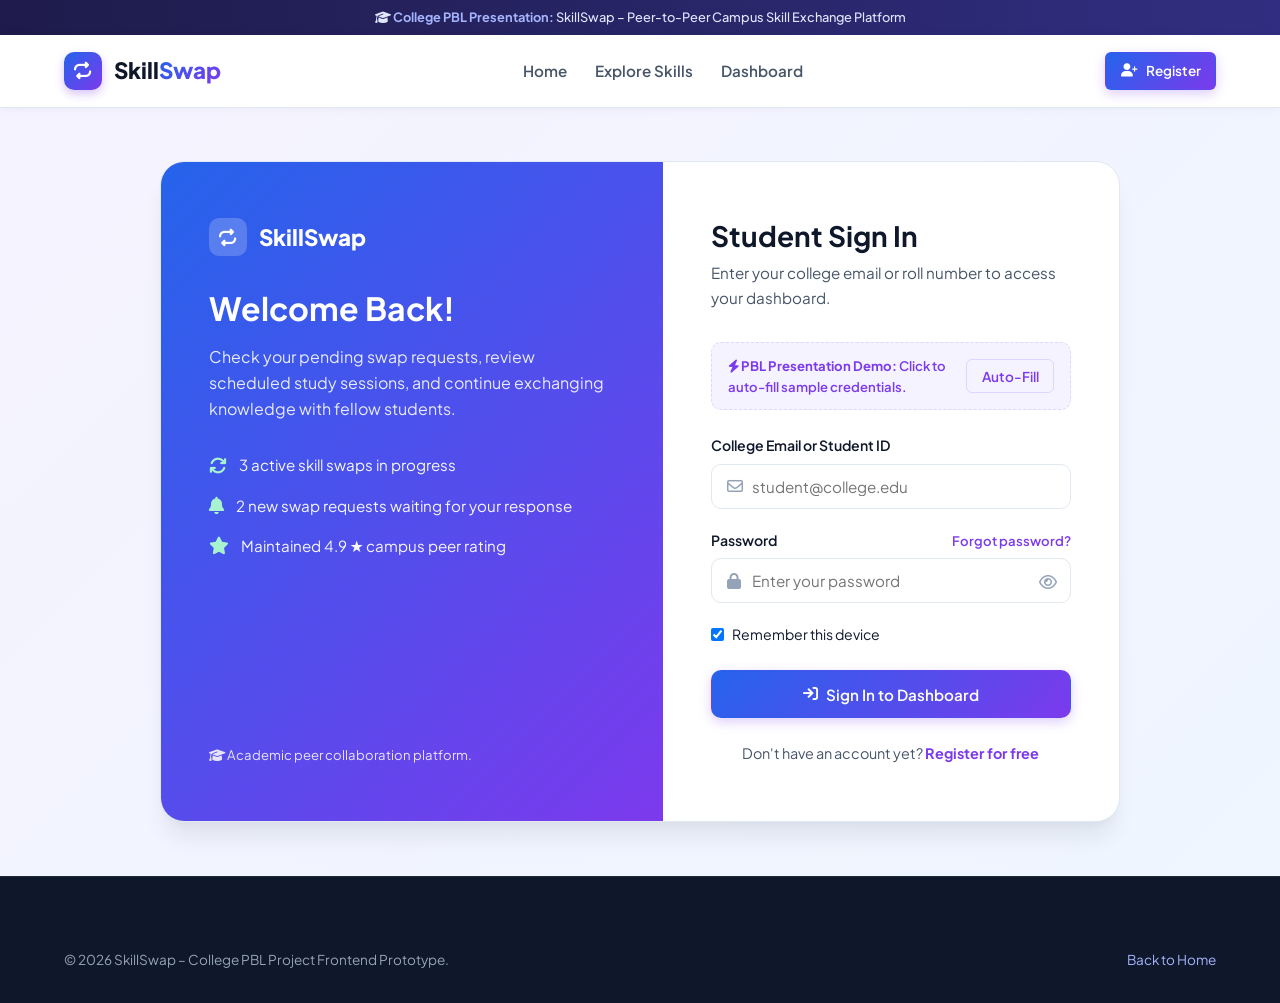
<file: login.html>
<!DOCTYPE html>
<html lang="en">
<head>
  <meta charset="UTF-8">
  <meta name="viewport" content="width=device-width, initial-scale=1.0">
  <title>Student Login – SkillSwap</title>
  <link rel="stylesheet" href="https://cdnjs.cloudflare.com/ajax/libs/font-awesome/6.5.1/css/all.min.css">
  <link rel="stylesheet" href="css/style.css">
  <link rel="stylesheet" href="css/pages.css">
</head>
<body>

  <!-- College PBL Project Banner -->
  <div class="pbl-banner">
    <i class="fa-solid fa-graduation-cap"></i> 
    <strong>College PBL Presentation:</strong> SkillSwap – Peer-to-Peer Campus Skill Exchange Platform
  </div>

  <!-- Modern Navigation Bar -->
  <header class="navbar">
    <div class="container nav-container">
      <a href="index.html" class="brand-logo">
        <div class="brand-icon">
          <i class="fa-solid fa-repeat"></i>
        </div>
        <div class="brand-name">Skill<span>Swap</span></div>
      </a>

      <nav class="nav-links">
        <a href="index.html" class="nav-link">Home</a>
        <a href="explore.html" class="nav-link">Explore Skills</a>
        <a href="dashboard.html" class="nav-link">Dashboard</a>
      </nav>

      <div class="nav-actions">
        <a href="register.html" class="btn btn-primary btn-sm">
          <i class="fa-solid fa-user-plus"></i> Register
        </a>
        <button class="mobile-menu-btn" aria-label="Toggle Navigation Menu">
          <i class="fa-solid fa-bars"></i>
        </button>
      </div>
    </div>
  </header>

  <main class="auth-wrapper">
    <div class="auth-container">
      <!-- Sidebar Features -->
      <div class="auth-sidebar">
        <div class="auth-sidebar-content">
          <div class="brand-logo" style="color: white; margin-bottom: 2rem;">
            <div class="brand-icon" style="background: rgba(255, 255, 255, 0.2); box-shadow: none;">
              <i class="fa-solid fa-repeat"></i>
            </div>
            SkillSwap
          </div>

          <h2>Welcome Back!</h2>
          <p>
            Check your pending swap requests, review scheduled study sessions, and continue exchanging knowledge with fellow students.
          </p>

          <ul class="auth-feature-list">
            <li>
              <i class="fa-solid fa-arrows-rotate"></i>
              <span>3 active skill swaps in progress</span>
            </li>
            <li>
              <i class="fa-solid fa-bell"></i>
              <span>2 new swap requests waiting for your response</span>
            </li>
            <li>
              <i class="fa-solid fa-star"></i>
              <span>Maintained 4.9 ★ campus peer rating</span>
            </li>
          </ul>
        </div>

        <div style="font-size: 0.82rem; opacity: 0.85;">
          <i class="fa-solid fa-graduation-cap"></i> Academic peer collaboration platform.
        </div>
      </div>

      <!-- Login Form Side -->
      <div class="auth-form-side">
        <div class="auth-header">
          <h1>Student Sign In</h1>
          <p>Enter your college email or roll number to access your dashboard.</p>
        </div>

        <!-- Quick Demo Fill Banner -->
        <div class="demo-fill-card">
          <div class="demo-fill-text">
            <i class="fa-solid fa-bolt"></i> <strong>PBL Presentation Demo:</strong> Click to auto-fill sample credentials.
          </div>
          <button type="button" class="btn btn-secondary btn-sm" onclick="demoFillLogin()">
            Auto-Fill
          </button>
        </div>

        <form id="studentLoginForm" onsubmit="handleLoginSubmit(event)">
          <div class="form-group">
            <label for="loginEmail" class="form-label">College Email or Student ID</label>
            <div style="position: relative;">
              <input type="text" id="loginEmail" class="form-control" placeholder="student@college.edu" required style="padding-left: 2.5rem;">
              <i class="fa-regular fa-envelope" style="position: absolute; left: 1rem; top: 50%; transform: translateY(-50%); color: var(--text-muted);"></i>
            </div>
          </div>

          <div class="form-group">
            <div style="display: flex; justify-content: space-between; align-items: center; margin-bottom: 0.45rem;">
              <label for="loginPassword" class="form-label" style="margin-bottom: 0;">Password</label>
              <a href="#" onclick="showToast('Password Reset', 'Password reset instructions sent to student email in demo.', 'info'); return false;" style="font-size: 0.82rem; color: var(--primary-purple); font-weight: 600;">
                Forgot password?
              </a>
            </div>
            <div style="position: relative;">
              <input type="password" id="loginPassword" class="form-control" placeholder="Enter your password" required style="padding-left: 2.5rem; padding-right: 2.5rem;">
              <i class="fa-solid fa-lock" style="position: absolute; left: 1rem; top: 50%; transform: translateY(-50%); color: var(--text-muted);"></i>
              <button type="button" onclick="togglePasswordVisibility()" style="position: absolute; right: 0.85rem; top: 50%; transform: translateY(-50%); background: none; border: none; color: var(--text-muted); cursor: pointer;">
                <i class="fa-regular fa-eye" id="togglePassIcon"></i>
              </button>
            </div>
          </div>

          <div style="display: flex; align-items: center; justify-content: space-between; margin-bottom: 1.5rem; font-size: 0.88rem;">
            <label style="display: flex; align-items: center; gap: 0.5rem; cursor: pointer;">
              <input type="checkbox" checked>
              <span>Remember this device</span>
            </label>
          </div>

          <button type="submit" class="btn btn-primary" style="width: 100%; padding: 0.85rem;">
            <i class="fa-solid fa-arrow-right-to-bracket"></i> Sign In to Dashboard
          </button>
        </form>

        <div class="auth-footer">
          Don't have an account yet? <a href="register.html">Register for free</a>
        </div>
      </div>
    </div>
  </main>

  <!-- Modern Footer -->
  <footer class="footer">
    <div class="container">
      <div class="footer-bottom" style="border-top: none; padding-top: 0;">
        <div>© 2026 SkillSwap – College PBL Project Frontend Prototype.</div>
        <div><a href="index.html" style="color: #a5b4fc;">Back to Home</a></div>
      </div>
    </div>
  </footer>

  <script src="js/mock-data.js"></script>
  <script src="js/api.js"></script>
  <script src="js/main.js"></script>
  <script>
    function togglePasswordVisibility() {
      const pass = document.getElementById('loginPassword');
      const icon = document.getElementById('togglePassIcon');
      if (pass.type === 'password') {
        pass.type = 'text';
        icon.classList.remove('fa-eye');
        icon.classList.add('fa-eye-slash');
      } else {
        pass.type = 'password';
        icon.classList.remove('fa-eye-slash');
        icon.classList.add('fa-eye');
      }
    }

    async function handleLoginSubmit(e) {
      e.preventDefault();
      const email = document.getElementById('loginEmail').value.trim();
      const password = document.getElementById('loginPassword').value;

      const res = await SkillSwapAPI.login(email, password);
      if (res.ok && res.data.success) {
        SkillSwapAPI.setToken(res.data.token);
        SkillSwapAPI.setCurrentUser(res.data.user);
        showToast('Login Successful!', `Welcome back, ${res.data.user.name || email}! Loading dashboard...`, 'success');
        setTimeout(() => {
          window.location.href = 'dashboard.html';
        }, 800);
      } else {
        const errMsg = res.data && res.data.error ? res.data.error : 'Invalid login credentials.';
        showToast('Authentication Error', errMsg, 'error');
      }
    }
  </script>
</body>
</html>
</file>
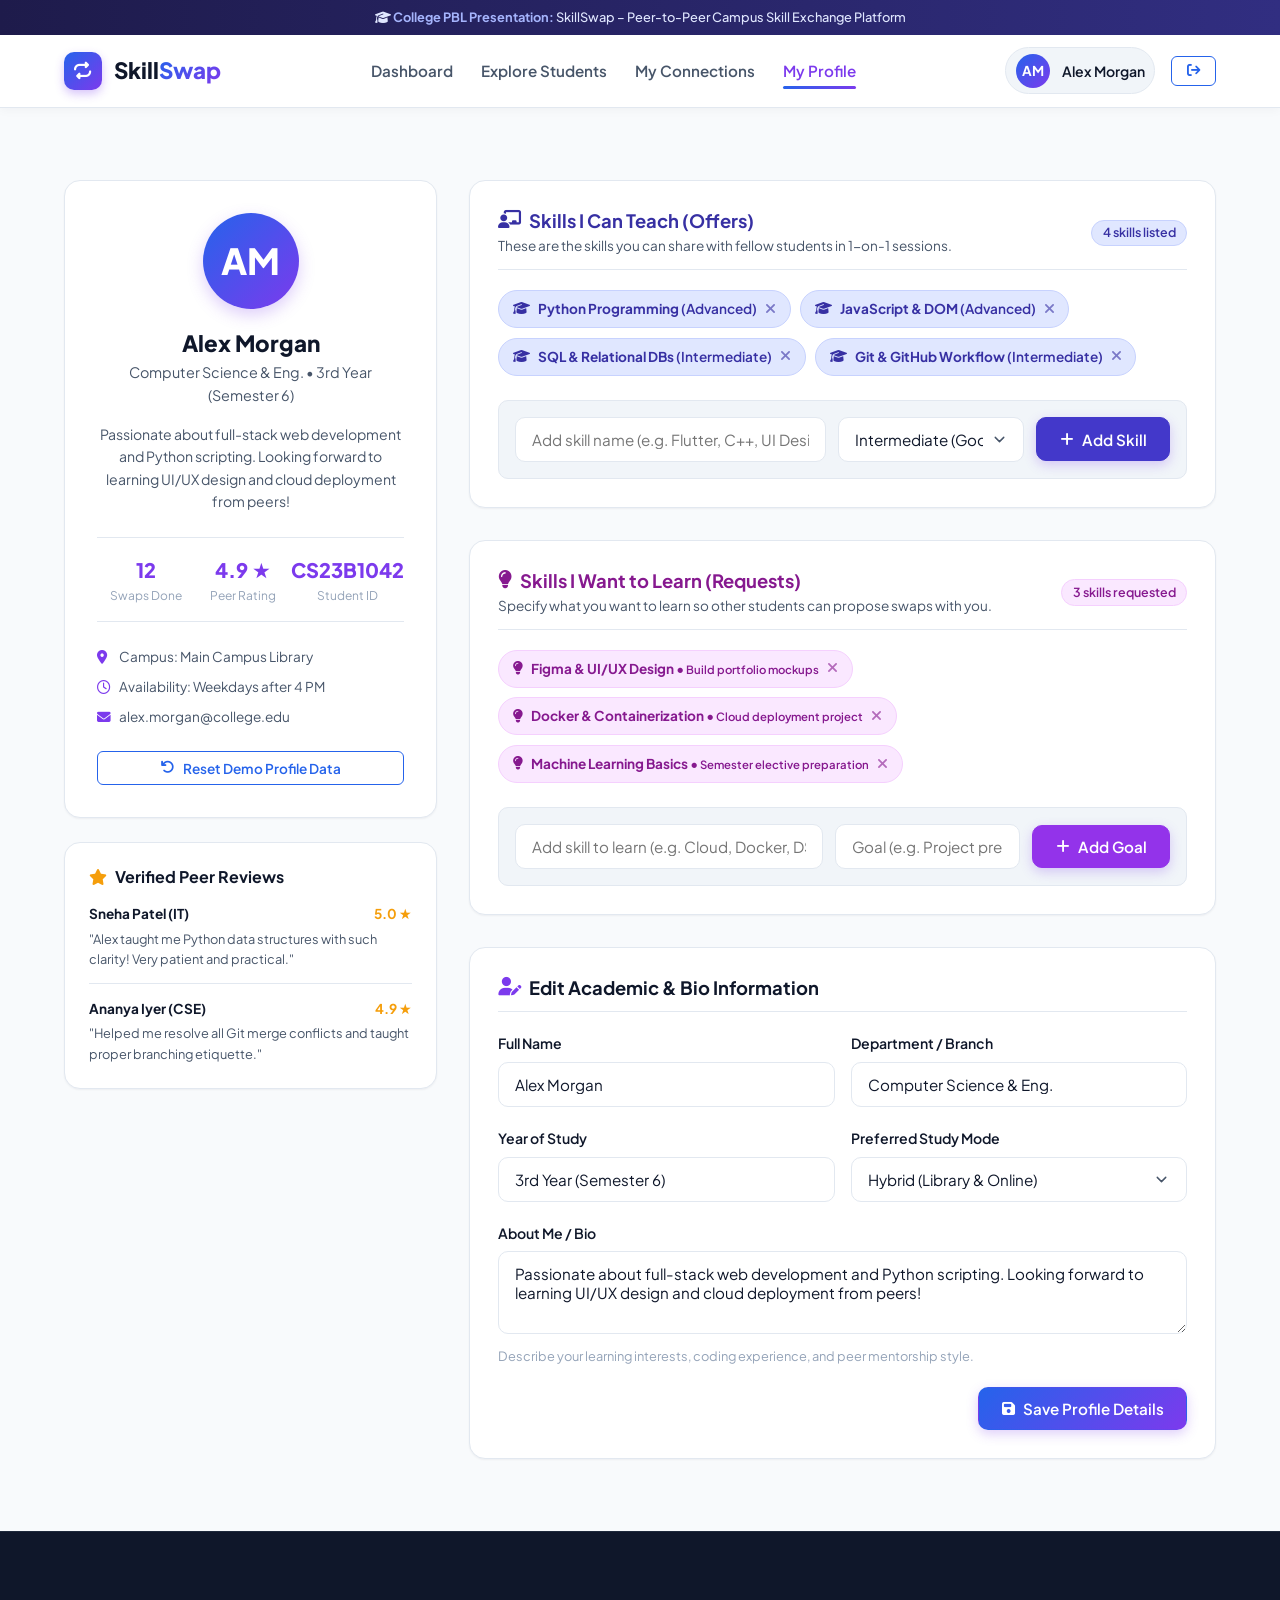
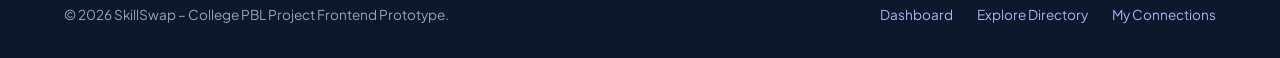
<file: profile.html>
<!DOCTYPE html>
<html lang="en">
<head>
  <meta charset="UTF-8">
  <meta name="viewport" content="width=device-width, initial-scale=1.0">
  <title>My Student Profile – SkillSwap</title>
  <link rel="stylesheet" href="https://cdnjs.cloudflare.com/ajax/libs/font-awesome/6.5.1/css/all.min.css">
  <link rel="stylesheet" href="css/style.css">
  <link rel="stylesheet" href="css/pages.css">
</head>
<body>

  <!-- College PBL Project Banner -->
  <div class="pbl-banner">
    <i class="fa-solid fa-graduation-cap"></i> 
    <strong>College PBL Presentation:</strong> SkillSwap – Peer-to-Peer Campus Skill Exchange Platform
  </div>

  <!-- Modern Navigation Bar -->
  <header class="navbar">
    <div class="container nav-container">
      <a href="index.html" class="brand-logo">
        <div class="brand-icon">
          <i class="fa-solid fa-repeat"></i>
        </div>
        <div class="brand-name">Skill<span>Swap</span></div>
      </a>

      <nav class="nav-links">
        <a href="dashboard.html" class="nav-link">Dashboard</a>
        <a href="explore.html" class="nav-link">Explore Students</a>
        <a href="connections.html" class="nav-link">My Connections</a>
        <a href="profile.html" class="nav-link active">My Profile</a>
      </nav>

      <div class="nav-actions">
        <a href="profile.html" class="user-nav-dropdown" title="Profile">
          <div class="nav-avatar-mini" id="profileNavAvatar">AM</div>
          <span class="nav-user-name">Alex Morgan</span>
        </a>
        <a href="index.html" class="btn btn-outline btn-sm" title="Log out to Home">
          <i class="fa-solid fa-arrow-right-from-bracket"></i>
        </a>
        <button class="mobile-menu-btn" aria-label="Toggle Navigation Menu">
          <i class="fa-solid fa-bars"></i>
        </button>
      </div>
    </div>
  </header>

  <main class="section">
    <div class="container">
      <div class="profile-grid-layout">
        
        <!-- Left Column: Student Bio Card -->
        <div>
          <div class="profile-card-sticky">
            <div class="profile-avatar-xl" id="profileAvatarDisplay">AM</div>
            <h2 class="profile-name" id="profileNameDisplay">Alex Morgan</h2>
            <div class="profile-branch" id="profileMetaDisplay">
              Computer Science & Eng. • 3rd Year
            </div>

            <p style="font-size: 0.88rem; color: var(--text-secondary); line-height: 1.6; margin-bottom: 1.25rem;" id="profileBioDisplay">
              Passionate about full-stack web development and Python scripting. Looking forward to learning UI/UX design and cloud deployment from peers!
            </p>

            <div class="profile-stats-box">
              <div>
                <div class="p-stat-val">12</div>
                <div class="p-stat-lbl">Swaps Done</div>
              </div>
              <div>
                <div class="p-stat-val">4.9 ★</div>
                <div class="p-stat-lbl">Peer Rating</div>
              </div>
              <div>
                <div class="p-stat-val">CS23B1042</div>
                <div class="p-stat-lbl">Student ID</div>
              </div>
            </div>

            <div style="text-align: left; font-size: 0.85rem; color: var(--text-secondary); margin-bottom: 1.5rem;">
              <div style="margin-bottom: 0.5rem;"><i class="fa-solid fa-location-dot" style="color: var(--primary-purple); width: 20px;"></i> Campus: Main Campus Library</div>
              <div style="margin-bottom: 0.5rem;"><i class="fa-regular fa-clock" style="color: var(--primary-purple); width: 20px;"></i> Availability: Weekdays after 4 PM</div>
              <div><i class="fa-solid fa-envelope" style="color: var(--primary-purple); width: 20px;"></i> alex.morgan@college.edu</div>
            </div>

            <button type="button" class="btn btn-outline btn-sm" id="resetProfileDemoBtn" style="width: 100%;">
              <i class="fa-solid fa-arrow-rotate-left"></i> Reset Demo Profile Data
            </button>
          </div>

          <!-- Peer Reviews Card -->
          <div class="card" style="margin-top: 1.5rem; padding: 1.5rem;">
            <h4 style="font-size: 1rem; margin-bottom: 1rem; display: flex; align-items: center; gap: 0.5rem;">
              <i class="fa-solid fa-star" style="color: #f59e0b;"></i> Verified Peer Reviews
            </h4>
            
            <div style="border-bottom: 1px solid var(--border-light); padding-bottom: 0.85rem; margin-bottom: 0.85rem;">
              <div style="display: flex; justify-content: space-between; font-size: 0.85rem; font-weight: 700;">
                <span>Sneha Patel (IT)</span>
                <span style="color: #f59e0b;">5.0 ★</span>
              </div>
              <p style="font-size: 0.8rem; color: var(--text-secondary); margin-top: 0.25rem;">
                "Alex taught me Python data structures with such clarity! Very patient and practical."
              </p>
            </div>

            <div>
              <div style="display: flex; justify-content: space-between; font-size: 0.85rem; font-weight: 700;">
                <span>Ananya Iyer (CSE)</span>
                <span style="color: #f59e0b;">4.9 ★</span>
              </div>
              <p style="font-size: 0.8rem; color: var(--text-secondary); margin-top: 0.25rem;">
                "Helped me resolve all Git merge conflicts and taught proper branching etiquette."
              </p>
            </div>
          </div>
        </div>

        <!-- Right Column: Interactive Skill Forms & Details -->
        <div>
          <!-- Box 1: Skills I Can Teach Form -->
          <div class="skill-box-card">
            <div class="skill-box-header">
              <div>
                <h3 class="skill-box-title" style="color: #3730a3;">
                  <i class="fa-solid fa-chalkboard-user"></i> Skills I Can Teach (Offers)
                </h3>
                <p style="font-size: 0.85rem; color: var(--text-secondary); margin-top: 0.2rem;">
                  These are the skills you can share with fellow students in 1-on-1 sessions.
                </p>
              </div>
              <span class="badge badge-teach" id="teachCountBadge">4 skills listed</span>
            </div>

            <!-- Live Interactive Badges Container -->
            <div class="interactive-tag-list" id="teachSkillsContainer">
              <!-- Rendered dynamically by js/profile.js -->
            </div>

            <!-- Form: Add Teaching Skill -->
            <form id="addTeachSkillForm" class="add-skill-form-row">
              <div>
                <input type="text" id="teachSkillName" class="form-control" placeholder="Add skill name (e.g. Flutter, C++, UI Design)" required>
              </div>
              <div>
                <select id="teachSkillLevel" class="form-control form-select">
                  <option value="Advanced">Advanced (Can teach in-depth)</option>
                  <option value="Intermediate" selected>Intermediate (Good working knowledge)</option>
                  <option value="Beginner">Beginner (Foundational)</option>
                </select>
              </div>
              <div>
                <button type="submit" class="btn btn-primary" style="background: #4338ca; border-color: #4338ca;">
                  <i class="fa-solid fa-plus"></i> Add Skill
                </button>
              </div>
            </form>
          </div>

          <!-- Box 2: Skills I Want to Learn Form -->
          <div class="skill-box-card">
            <div class="skill-box-header">
              <div>
                <h3 class="skill-box-title" style="color: #86198f;">
                  <i class="fa-solid fa-lightbulb"></i> Skills I Want to Learn (Requests)
                </h3>
                <p style="font-size: 0.85rem; color: var(--text-secondary); margin-top: 0.2rem;">
                  Specify what you want to learn so other students can propose swaps with you.
                </p>
              </div>
              <span class="badge badge-learn" id="learnCountBadge">3 skills requested</span>
            </div>

            <!-- Live Interactive Badges Container -->
            <div class="interactive-tag-list" id="learnSkillsContainer">
              <!-- Rendered dynamically by js/profile.js -->
            </div>

            <!-- Form: Add Learning Skill -->
            <form id="addLearnSkillForm" class="add-skill-form-row">
              <div>
                <input type="text" id="learnSkillName" class="form-control" placeholder="Add skill to learn (e.g. Cloud, Docker, DSA)" required>
              </div>
              <div>
                <input type="text" id="learnSkillGoal" class="form-control" placeholder="Goal (e.g. Project prep, Interview, Exam)">
              </div>
              <div>
                <button type="submit" class="btn btn-primary" style="background: #9333ea; border-color: #9333ea;">
                  <i class="fa-solid fa-plus"></i> Add Goal
                </button>
              </div>
            </form>
          </div>

          <!-- Box 3: Edit Personal & Academic Details -->
          <div class="skill-box-card" style="margin-bottom: 0;">
            <div class="skill-box-header">
              <h3 class="skill-box-title">
                <i class="fa-solid fa-user-pen" style="color: var(--primary-purple);"></i>
                Edit Academic & Bio Information
              </h3>
            </div>

            <form id="editProfileDetailsForm">
              <div class="form-grid-2">
                <div class="form-group">
                  <label for="editFullName" class="form-label">Full Name</label>
                  <input type="text" id="editFullName" class="form-control" required>
                </div>
                <div class="form-group">
                  <label for="editDepartment" class="form-label">Department / Branch</label>
                  <input type="text" id="editDepartment" class="form-control" required>
                </div>
              </div>

              <div class="form-grid-2">
                <div class="form-group">
                  <label for="editYear" class="form-label">Year of Study</label>
                  <input type="text" id="editYear" class="form-control" required>
                </div>
                <div class="form-group">
                  <label for="editMode" class="form-label">Preferred Study Mode</label>
                  <select id="editMode" class="form-control form-select">
                    <option value="Hybrid (Library & Online)" selected>Hybrid (Library & Online)</option>
                    <option value="Online Only (Google Meet/Discord)">Online Only (Google Meet/Discord)</option>
                    <option value="In-Person Only (College Campus)">In-Person Only (College Campus)</option>
                  </select>
                </div>
              </div>

              <div class="form-group">
                <label for="editBio" class="form-label">About Me / Bio</label>
                <textarea id="editBio" class="form-control" rows="3"></textarea>
                <div class="form-text-hint">Describe your learning interests, coding experience, and peer mentorship style.</div>
              </div>

              <div style="display: flex; justify-content: flex-end; gap: 0.75rem;">
                <button type="submit" class="btn btn-primary">
                  <i class="fa-solid fa-floppy-disk"></i> Save Profile Details
                </button>
              </div>
            </form>
          </div>

        </div>
      </div>
    </div>
  </main>

  <!-- Modern Footer -->
  <footer class="footer">
    <div class="container">
      <div class="footer-bottom" style="border-top: none; padding-top: 0;">
        <div>© 2026 SkillSwap – College PBL Project Frontend Prototype.</div>
        <div style="display: flex; gap: 1.5rem;">
          <a href="dashboard.html" style="color: #a5b4fc;">Dashboard</a>
          <a href="explore.html" style="color: #a5b4fc;">Explore Directory</a>
          <a href="connections.html" style="color: #a5b4fc;">My Connections</a>
        </div>
      </div>
    </div>
  </footer>

  <script src="js/mock-data.js"></script>
  <script src="js/api.js"></script>
  <script src="js/main.js"></script>
  <script src="js/profile.js"></script>
</body>
</html>
</file>
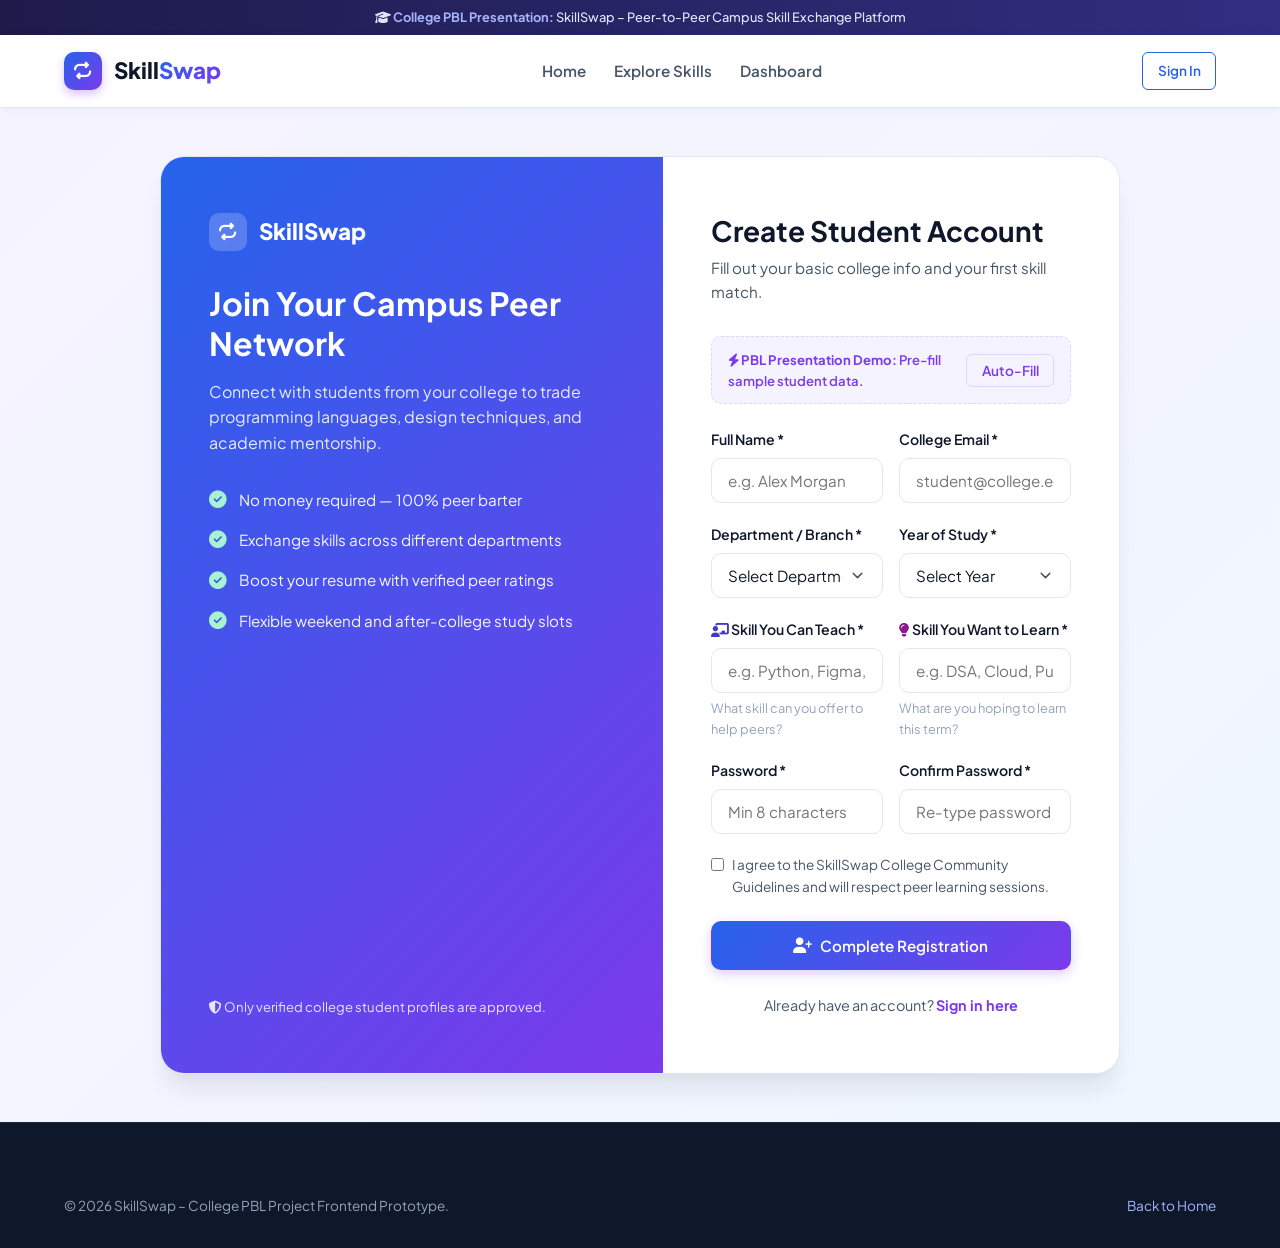
<file: register.html>
<!DOCTYPE html>
<html lang="en">
<head>
  <meta charset="UTF-8">
  <meta name="viewport" content="width=device-width, initial-scale=1.0">
  <title>Student Registration – SkillSwap</title>
  <link rel="stylesheet" href="https://cdnjs.cloudflare.com/ajax/libs/font-awesome/6.5.1/css/all.min.css">
  <link rel="stylesheet" href="css/style.css">
  <link rel="stylesheet" href="css/pages.css">
</head>
<body>

  <!-- College PBL Project Banner -->
  <div class="pbl-banner">
    <i class="fa-solid fa-graduation-cap"></i> 
    <strong>College PBL Presentation:</strong> SkillSwap – Peer-to-Peer Campus Skill Exchange Platform
  </div>

  <!-- Modern Navigation Bar -->
  <header class="navbar">
    <div class="container nav-container">
      <a href="index.html" class="brand-logo">
        <div class="brand-icon">
          <i class="fa-solid fa-repeat"></i>
        </div>
        <div class="brand-name">Skill<span>Swap</span></div>
      </a>

      <nav class="nav-links">
        <a href="index.html" class="nav-link">Home</a>
        <a href="explore.html" class="nav-link">Explore Skills</a>
        <a href="dashboard.html" class="nav-link">Dashboard</a>
      </nav>

      <div class="nav-actions">
        <span style="font-size: 0.88rem; color: var(--text-secondary); display: none; @media(min-width: 640px){display: inline;}">Already registered?</span>
        <a href="login.html" class="btn btn-outline btn-sm">Sign In</a>
        <button class="mobile-menu-btn" aria-label="Toggle Navigation Menu">
          <i class="fa-solid fa-bars"></i>
        </button>
      </div>
    </div>
  </header>

  <main class="auth-wrapper">
    <div class="auth-container">
      <!-- Sidebar Features -->
      <div class="auth-sidebar">
        <div class="auth-sidebar-content">
          <div class="brand-logo" style="color: white; margin-bottom: 2rem;">
            <div class="brand-icon" style="background: rgba(255, 255, 255, 0.2); box-shadow: none;">
              <i class="fa-solid fa-repeat"></i>
            </div>
            SkillSwap
          </div>

          <h2>Join Your Campus Peer Network</h2>
          <p>
            Connect with students from your college to trade programming languages, design techniques, and academic mentorship.
          </p>

          <ul class="auth-feature-list">
            <li>
              <i class="fa-solid fa-circle-check"></i>
              <span>No money required — 100% peer barter</span>
            </li>
            <li>
              <i class="fa-solid fa-circle-check"></i>
              <span>Exchange skills across different departments</span>
            </li>
            <li>
              <i class="fa-solid fa-circle-check"></i>
              <span>Boost your resume with verified peer ratings</span>
            </li>
            <li>
              <i class="fa-solid fa-circle-check"></i>
              <span>Flexible weekend and after-college study slots</span>
            </li>
          </ul>
        </div>

        <div style="font-size: 0.82rem; opacity: 0.85;">
          <i class="fa-solid fa-shield-halved"></i> Only verified college student profiles are approved.
        </div>
      </div>

      <!-- Registration Form -->
      <div class="auth-form-side">
        <div class="auth-header">
          <h1>Create Student Account</h1>
          <p>Fill out your basic college info and your first skill match.</p>
        </div>

        <!-- Quick Demo Fill Banner -->
        <div class="demo-fill-card">
          <div class="demo-fill-text">
            <i class="fa-solid fa-bolt"></i> <strong>PBL Presentation Demo:</strong> Pre-fill sample student data.
          </div>
          <button type="button" class="btn btn-secondary btn-sm" onclick="demoFillRegister()">
            Auto-Fill
          </button>
        </div>

        <form id="studentRegistrationForm" onsubmit="handleRegistrationSubmit(event)">
          <div class="form-grid-2">
            <div class="form-group">
              <label for="regName" class="form-label">Full Name *</label>
              <input type="text" id="regName" class="form-control" placeholder="e.g. Alex Morgan" required>
            </div>

            <div class="form-group">
              <label for="regEmail" class="form-label">College Email *</label>
              <input type="email" id="regEmail" class="form-control" placeholder="student@college.edu" required>
            </div>
          </div>

          <div class="form-grid-2">
            <div class="form-group">
              <label for="regDept" class="form-label">Department / Branch *</label>
              <select id="regDept" class="form-control form-select" required>
                <option value="">Select Department</option>
                <option value="Computer Science">Computer Science & Eng.</option>
                <option value="Information Technology">Information Technology</option>
                <option value="Electronics & Comm.">Electronics & Communication</option>
                <option value="Mechanical Eng.">Mechanical Engineering</option>
                <option value="Civil Eng.">Civil Engineering</option>
                <option value="Design & Media">Design & Multimedia</option>
                <option value="Management & Tech">Management & Tech</option>
              </select>
            </div>

            <div class="form-group">
              <label for="regYear" class="form-label">Year of Study *</label>
              <select id="regYear" class="form-control form-select" required>
                <option value="">Select Year</option>
                <option value="1st Year">1st Year (Freshman)</option>
                <option value="2nd Year">2nd Year (Sophomore)</option>
                <option value="3rd Year">3rd Year (Junior)</option>
                <option value="4th Year">4th Year (Senior / Final)</option>
              </select>
            </div>
          </div>

          <div class="form-grid-2">
            <div class="form-group">
              <label for="regTeach" class="form-label">
                <i class="fa-solid fa-chalkboard-user" style="color: #4338ca;"></i> Skill You Can Teach *
              </label>
              <input type="text" id="regTeach" class="form-control" placeholder="e.g. Python, Figma, Video Editing" required>
              <div class="form-text-hint">What skill can you offer to help peers?</div>
            </div>

            <div class="form-group">
              <label for="regLearn" class="form-label">
                <i class="fa-solid fa-lightbulb" style="color: #86198f;"></i> Skill You Want to Learn *
              </label>
              <input type="text" id="regLearn" class="form-control" placeholder="e.g. DSA, Cloud, Public Speaking" required>
              <div class="form-text-hint">What are you hoping to learn this term?</div>
            </div>
          </div>

          <div class="form-grid-2">
            <div class="form-group">
              <label for="regPass" class="form-label">Password *</label>
              <input type="password" id="regPass" class="form-control" placeholder="Min 8 characters" required>
            </div>

            <div class="form-group">
              <label for="regConfirmPass" class="form-label">Confirm Password *</label>
              <input type="password" id="regConfirmPass" class="form-control" placeholder="Re-type password" required>
            </div>
          </div>

          <div style="display: flex; align-items: flex-start; gap: 0.5rem; margin-bottom: 1.5rem; font-size: 0.85rem; color: var(--text-secondary);">
            <input type="checkbox" id="termsCheck" required style="margin-top: 0.25rem;">
            <label for="termsCheck">
              I agree to the SkillSwap College Community Guidelines and will respect peer learning sessions.
            </label>
          </div>

          <button type="submit" class="btn btn-primary" style="width: 100%; padding: 0.85rem;">
            <i class="fa-solid fa-user-plus"></i> Complete Registration
          </button>
        </form>

        <div class="auth-footer">
          Already have an account? <a href="login.html">Sign in here</a>
        </div>
      </div>
    </div>
  </main>

  <!-- Modern Footer -->
  <footer class="footer">
    <div class="container">
      <div class="footer-bottom" style="border-top: none; padding-top: 0;">
        <div>© 2026 SkillSwap – College PBL Project Frontend Prototype.</div>
        <div><a href="index.html" style="color: #a5b4fc;">Back to Home</a></div>
      </div>
    </div>
  </footer>

  <script src="js/mock-data.js"></script>
  <script src="js/api.js"></script>
  <script src="js/main.js"></script>
  <script>
    async function handleRegistrationSubmit(e) {
      e.preventDefault();
      const name = document.getElementById('regName').value.trim();
      const email = document.getElementById('regEmail').value.trim();
      const dept = document.getElementById('regDept').value;
      const year = document.getElementById('regYear').value;
      const teach = document.getElementById('regTeach').value.trim();
      const learn = document.getElementById('regLearn').value.trim();
      const pass = document.getElementById('regPass').value;
      const confirmPass = document.getElementById('regConfirmPass').value;

      if (pass !== confirmPass) {
        showToast('Password Mismatch', 'Passwords do not match. Please check and re-type.', 'warning');
        return;
      }

      const res = await SkillSwapAPI.register({
        email: email,
        password: pass,
        name: name,
        department: dept,
        year: year,
        teach_skill: teach,
        learn_skill: learn
      });

      if (res.ok && res.data.success) {
        SkillSwapAPI.setToken(res.data.token);
        SkillSwapAPI.setCurrentUser(res.data.user);
        showToast(
          'Account Created & Saved to SQLite!',
          `Welcome to SkillSwap, ${name}! Redirecting to student dashboard...`,
          'success'
        );
        setTimeout(() => {
          window.location.href = 'dashboard.html';
        }, 1000);
      } else {
        const errMsg = res.data && res.data.error ? res.data.error : 'Registration failed.';
        showToast('Registration Error', errMsg, 'error');
      }
    }
  </script>
</body>
</html>
</file>
<file: css/style.css>
/* ===================================================================
   SkillSwap - Design System & Global Stylesheet
   Theme: Professional Blue, Purple & White
   Designed for College PBL Presentation
   =================================================================== */

@import url('https://fonts.googleapis.com/css2?family=Plus+Jakarta+Sans:wght@300;400;500;600;700;800&family=Space+Grotesk:wght@600;700&display=swap');

/* --- CSS Root Variables --- */
:root {
  /* Brand Color Palette */
  --primary-blue: #2563eb;
  --primary-blue-hover: #1d4ed8;
  --primary-blue-subtle: #eff6ff;
  --primary-blue-border: #bfdbfe;

  --primary-purple: #7c3aed;
  --primary-purple-hover: #6d28d9;
  --primary-purple-subtle: #f5f3ff;
  --primary-purple-border: #ddd6fe;

  --gradient-primary: linear-gradient(135deg, #2563eb 0%, #7c3aed 100%);
  --gradient-primary-hover: linear-gradient(135deg, #1d4ed8 0%, #6d28d9 100%);
  --gradient-hero: linear-gradient(180deg, #f5f3ff 0%, #eff6ff 60%, #ffffff 100%);
  --gradient-card-border: linear-gradient(135deg, rgba(37, 99, 235, 0.2), rgba(124, 58, 237, 0.2));

  /* Neutrals */
  --bg-body: #f8fafc;
  --bg-surface: #ffffff;
  --bg-surface-alt: #f1f5f9;
  
  --text-primary: #0f172a;
  --text-secondary: #475569;
  --text-muted: #94a3b8;
  --text-light: #ffffff;

  --border-light: #e2e8f0;
  --border-focus: #7c3aed;

  /* Skill Badges */
  --badge-teach-bg: #e0e7ff;
  --badge-teach-text: #3730a3;
  --badge-teach-border: #c7d2fe;

  --badge-learn-bg: #fae8ff;
  --badge-learn-text: #86198f;
  --badge-learn-border: #f5d0fe;

  /* Status Colors */
  --success: #10b981;
  --success-bg: #d1fae5;
  --warning: #f59e0b;
  --warning-bg: #fef3c7;
  --danger: #ef4444;
  --danger-bg: #fee2e2;

  /* Shadows */
  --shadow-sm: 0 1px 2px 0 rgba(15, 23, 42, 0.05);
  --shadow-md: 0 4px 6px -1px rgba(15, 23, 42, 0.07), 0 2px 4px -2px rgba(15, 23, 42, 0.04);
  --shadow-lg: 0 10px 15px -3px rgba(15, 23, 42, 0.08), 0 4px 6px -4px rgba(15, 23, 42, 0.03);
  --shadow-xl: 0 20px 25px -5px rgba(15, 23, 42, 0.08), 0 8px 10px -6px rgba(15, 23, 42, 0.04);
  --shadow-glow: 0 8px 25px -4px rgba(124, 58, 237, 0.25);
  --shadow-card-hover: 0 14px 28px rgba(37, 99, 235, 0.12), 0 10px 10px rgba(124, 58, 237, 0.08);

  /* Layout & Spacing */
  --radius-sm: 6px;
  --radius-md: 10px;
  --radius-lg: 16px;
  --radius-xl: 24px;
  --radius-full: 9999px;

  --container-max: 1200px;
  --transition: all 0.25s cubic-bezier(0.4, 0, 0.2, 1);
}

/* --- Base Reset --- */
*, *::before, *::after {
  box-sizing: border-box;
  margin: 0;
  padding: 0;
}

html {
  font-size: 16px;
  scroll-behavior: smooth;
}

body {
  font-family: 'Plus Jakarta Sans', -apple-system, BlinkMacSystemFont, 'Segoe UI', Roboto, sans-serif;
  background-color: var(--bg-body);
  color: var(--text-primary);
  line-height: 1.6;
  min-height: 100vh;
  display: flex;
  flex-direction: column;
  -webkit-font-smoothing: antialiased;
}

main {
  flex: 1;
}

a {
  color: inherit;
  text-decoration: none;
  transition: var(--transition);
}

button, input, select, textarea {
  font-family: inherit;
  font-size: inherit;
}

ul, ol {
  list-style: none;
}

img {
  max-width: 100%;
  height: auto;
  display: block;
}

/* --- Typography --- */
h1, h2, h3, h4, h5, h6 {
  color: var(--text-primary);
  font-weight: 700;
  line-height: 1.25;
}

.heading-display {
  font-size: clamp(2.25rem, 5vw, 3.75rem);
  letter-spacing: -0.025em;
  font-weight: 800;
}

.heading-section {
  font-size: clamp(1.75rem, 3.5vw, 2.5rem);
  letter-spacing: -0.02em;
}

.text-gradient {
  background: var(--gradient-primary);
  -webkit-background-clip: text;
  -webkit-text-fill-color: transparent;
  background-clip: text;
}

.lead-text {
  font-size: 1.125rem;
  color: var(--text-secondary);
  line-height: 1.7;
}

/* --- Container & Layout Utilities --- */
.container {
  width: 100%;
  max-width: var(--container-max);
  margin-left: auto;
  margin-right: auto;
  padding-left: 1.5rem;
  padding-right: 1.5rem;
}

.section {
  padding: 4.5rem 0;
}

.section-sm {
  padding: 2.5rem 0;
}

.section-header {
  text-align: center;
  max-width: 680px;
  margin: 0 auto 3rem auto;
}

.section-subtitle {
  display: inline-block;
  font-size: 0.85rem;
  font-weight: 700;
  text-transform: uppercase;
  letter-spacing: 0.08em;
  color: var(--primary-purple);
  background: var(--primary-purple-subtle);
  padding: 0.35rem 0.85rem;
  border-radius: var(--radius-full);
  margin-bottom: 0.75rem;
  border: 1px solid var(--primary-purple-border);
}

.section-title {
  font-size: clamp(1.75rem, 3vw, 2.35rem);
  margin-bottom: 0.85rem;
}

.section-desc {
  color: var(--text-secondary);
  font-size: 1.05rem;
}

/* --- Buttons --- */
.btn {
  display: inline-flex;
  align-items: center;
  justify-content: center;
  gap: 0.5rem;
  font-weight: 600;
  font-size: 0.95rem;
  padding: 0.7rem 1.4rem;
  border-radius: var(--radius-md);
  border: 1px solid transparent;
  cursor: pointer;
  transition: var(--transition);
  text-align: center;
  white-space: nowrap;
}

.btn-primary {
  background: var(--gradient-primary);
  color: var(--text-light);
  box-shadow: 0 4px 12px rgba(124, 58, 237, 0.25);
}

.btn-primary:hover {
  background: var(--gradient-primary-hover);
  box-shadow: 0 6px 18px rgba(124, 58, 237, 0.35);
  transform: translateY(-1px);
}

.btn-secondary {
  background: var(--primary-purple-subtle);
  color: var(--primary-purple);
  border-color: var(--primary-purple-border);
}

.btn-secondary:hover {
  background: var(--primary-purple);
  color: var(--text-light);
}

.btn-outline {
  background: transparent;
  color: var(--primary-blue);
  border-color: var(--primary-blue);
}

.btn-outline:hover {
  background: var(--primary-blue-subtle);
  border-color: var(--primary-blue-hover);
  color: var(--primary-blue-hover);
}

.btn-white {
  background: #ffffff;
  color: var(--primary-blue);
  box-shadow: var(--shadow-md);
}

.btn-white:hover {
  background: #f8fafc;
  transform: translateY(-1px);
}

.btn-sm {
  padding: 0.45rem 0.9rem;
  font-size: 0.85rem;
  border-radius: var(--radius-sm);
}

.btn-lg {
  padding: 0.9rem 1.8rem;
  font-size: 1.05rem;
  border-radius: var(--radius-lg);
}

.btn-danger-outline {
  background: transparent;
  color: var(--danger);
  border-color: var(--danger);
}

.btn-danger-outline:hover {
  background: var(--danger-bg);
}

.btn-success {
  background: var(--success);
  color: white;
}

.btn-success:hover {
  background: #059669;
}

.btn:disabled {
  opacity: 0.6;
  cursor: not-allowed;
  transform: none !important;
}

/* --- Badges & Chips --- */
.badge {
  display: inline-flex;
  align-items: center;
  gap: 0.35rem;
  font-size: 0.78rem;
  font-weight: 600;
  padding: 0.3rem 0.65rem;
  border-radius: var(--radius-full);
  line-height: 1.2;
}

.badge-teach {
  background-color: var(--badge-teach-bg);
  color: var(--badge-teach-text);
  border: 1px solid var(--badge-teach-border);
}

.badge-learn {
  background-color: var(--badge-learn-bg);
  color: var(--badge-learn-text);
  border: 1px solid var(--badge-learn-border);
}

.badge-status-active {
  background-color: var(--success-bg);
  color: #065f46;
}

.badge-status-pending {
  background-color: var(--warning-bg);
  color: #92400e;
}

.badge-role {
  background: var(--primary-blue-subtle);
  color: var(--primary-blue);
  border: 1px solid var(--primary-blue-border);
}

/* --- Navbar --- */
.navbar {
  position: sticky;
  top: 0;
  z-index: 1000;
  background: rgba(255, 255, 255, 0.95);
  backdrop-filter: blur(12px);
  -webkit-backdrop-filter: blur(12px);
  border-bottom: 1px solid var(--border-light);
  box-shadow: 0 2px 10px rgba(15, 23, 42, 0.04);
}

.nav-container {
  display: flex;
  align-items: center;
  justify-content: space-between;
  height: 72px;
}

.brand-logo {
  display: flex;
  align-items: center;
  gap: 0.75rem;
  font-weight: 800;
  font-size: 1.4rem;
  color: var(--text-primary);
}

.brand-icon {
  width: 38px;
  height: 38px;
  background: var(--gradient-primary);
  color: white;
  border-radius: var(--radius-md);
  display: flex;
  align-items: center;
  justify-content: center;
  font-size: 1.1rem;
  box-shadow: 0 4px 10px rgba(124, 58, 237, 0.3);
}

.brand-name span {
  background: var(--gradient-primary);
  -webkit-background-clip: text;
  -webkit-text-fill-color: transparent;
  background-clip: text;
}

.nav-links {
  display: flex;
  align-items: center;
  gap: 1.75rem;
}

.nav-link {
  font-weight: 600;
  font-size: 0.95rem;
  color: var(--text-secondary);
  position: relative;
  padding: 0.35rem 0;
}

.nav-link:hover, .nav-link.active {
  color: var(--primary-purple);
}

.nav-link.active::after {
  content: '';
  position: absolute;
  bottom: 0;
  left: 0;
  width: 100%;
  height: 2.5px;
  background: var(--gradient-primary);
  border-radius: var(--radius-full);
}

.nav-actions {
  display: flex;
  align-items: center;
  gap: 1rem;
}

.user-nav-dropdown {
  display: flex;
  align-items: center;
  gap: 0.75rem;
  padding: 0.35rem 0.6rem;
  border-radius: var(--radius-full);
  background: var(--bg-surface-alt);
  border: 1px solid var(--border-light);
  cursor: pointer;
  transition: var(--transition);
}

.user-nav-dropdown:hover {
  background: #e2e8f0;
}

.nav-avatar-mini {
  width: 34px;
  height: 34px;
  border-radius: 50%;
  background: var(--gradient-primary);
  color: white;
  display: flex;
  align-items: center;
  justify-content: center;
  font-weight: 700;
  font-size: 0.85rem;
}

.nav-user-name {
  font-size: 0.88rem;
  font-weight: 600;
  color: var(--text-primary);
}

.mobile-menu-btn {
  display: none;
  background: none;
  border: none;
  font-size: 1.4rem;
  color: var(--text-primary);
  cursor: pointer;
  padding: 0.5rem;
}

/* --- Cards --- */
.card {
  background: var(--bg-surface);
  border-radius: var(--radius-lg);
  border: 1px solid var(--border-light);
  box-shadow: var(--shadow-sm);
  transition: var(--transition);
  overflow: hidden;
}

.card:hover {
  box-shadow: var(--shadow-md);
  border-color: #cbd5e1;
}

.card-hoverable:hover {
  transform: translateY(-4px);
  box-shadow: var(--shadow-card-hover);
  border-color: var(--primary-purple-border);
}

/* --- Student Card Component --- */
.student-card {
  background: var(--bg-surface);
  border-radius: var(--radius-lg);
  border: 1px solid var(--border-light);
  padding: 1.5rem;
  display: flex;
  flex-direction: column;
  transition: var(--transition);
  position: relative;
}

.student-card:hover {
  transform: translateY(-4px);
  box-shadow: var(--shadow-card-hover);
  border-color: var(--primary-purple-border);
}

.student-card-header {
  display: flex;
  align-items: flex-start;
  gap: 1rem;
  margin-bottom: 1.25rem;
}

.student-avatar {
  width: 58px;
  height: 58px;
  border-radius: 50%;
  background: var(--gradient-primary);
  color: white;
  display: flex;
  align-items: center;
  justify-content: center;
  font-weight: 700;
  font-size: 1.35rem;
  flex-shrink: 0;
  box-shadow: 0 4px 10px rgba(124, 58, 237, 0.2);
}

.student-info {
  flex: 1;
}

.student-name {
  font-size: 1.15rem;
  font-weight: 700;
  color: var(--text-primary);
  margin-bottom: 0.2rem;
}

.student-meta {
  font-size: 0.85rem;
  color: var(--text-secondary);
  display: flex;
  flex-wrap: wrap;
  gap: 0.5rem;
  align-items: center;
}

.student-rating {
  display: inline-flex;
  align-items: center;
  gap: 0.25rem;
  color: #d97706;
  font-weight: 700;
  font-size: 0.85rem;
}

.student-bio {
  font-size: 0.9rem;
  color: var(--text-secondary);
  margin-bottom: 1.25rem;
  line-height: 1.5;
  display: -webkit-box;
  -webkit-line-clamp: 2;
  -webkit-box-orient: vertical;
  overflow: hidden;
}

.skills-group {
  margin-bottom: 1rem;
}

.skills-group-title {
  font-size: 0.78rem;
  font-weight: 700;
  text-transform: uppercase;
  letter-spacing: 0.05em;
  margin-bottom: 0.5rem;
  display: flex;
  align-items: center;
  gap: 0.4rem;
}

.title-teach {
  color: #3730a3;
}

.title-learn {
  color: #86198f;
}

.skill-tags-list {
  display: flex;
  flex-wrap: wrap;
  gap: 0.4rem;
}

.student-card-footer {
  margin-top: auto;
  padding-top: 1.25rem;
  border-top: 1px solid var(--border-light);
  display: flex;
  align-items: center;
  justify-content: space-between;
  gap: 0.75rem;
}

/* --- Form Controls --- */
.form-group {
  margin-bottom: 1.25rem;
}

.form-label {
  display: block;
  font-size: 0.88rem;
  font-weight: 600;
  color: var(--text-primary);
  margin-bottom: 0.45rem;
}

.form-control {
  width: 100%;
  padding: 0.75rem 1rem;
  font-size: 0.95rem;
  border-radius: var(--radius-md);
  border: 1px solid var(--border-light);
  background-color: #ffffff;
  color: var(--text-primary);
  transition: var(--transition);
}

.form-control:focus {
  outline: none;
  border-color: var(--primary-purple);
  box-shadow: 0 0 0 3px rgba(124, 58, 237, 0.15);
}

.form-select {
  appearance: none;
  background-image: url("data:image/svg+xml;charset=UTF-8,%3csvg xmlns='http://www.w3.org/2000/svg' viewBox='0 0 24 24' fill='none' stroke='%23475569' stroke-width='2' stroke-linecap='round' stroke-linejoin='round'%3e%3cpolyline points='6 9 12 15 18 9'%3e%3c/polyline%3e%3c/svg%3e");
  background-repeat: no-repeat;
  background-position: right 1rem center;
  background-size: 1.1em;
  padding-right: 2.5rem;
}

.form-text-hint {
  font-size: 0.8rem;
  color: var(--text-muted);
  margin-top: 0.35rem;
}

/* --- Search & Filter Bar --- */
.search-bar-wrapper {
  background: white;
  border-radius: var(--radius-lg);
  padding: 0.6rem;
  border: 1px solid var(--border-light);
  box-shadow: var(--shadow-md);
  display: flex;
  align-items: center;
  gap: 0.75rem;
}

.search-input-field {
  flex: 1;
  border: none;
  outline: none;
  font-size: 1rem;
  padding: 0.5rem 0.75rem;
}

.category-chips {
  display: flex;
  gap: 0.5rem;
  overflow-x: auto;
  padding: 0.5rem 0;
  scrollbar-width: none;
}

.category-chips::-webkit-scrollbar {
  display: none;
}

.chip-btn {
  background: white;
  border: 1px solid var(--border-light);
  color: var(--text-secondary);
  padding: 0.5rem 1.1rem;
  border-radius: var(--radius-full);
  font-size: 0.88rem;
  font-weight: 600;
  cursor: pointer;
  white-space: nowrap;
  transition: var(--transition);
}

.chip-btn:hover {
  border-color: var(--primary-purple);
  color: var(--primary-purple);
}

.chip-btn.active {
  background: var(--gradient-primary);
  color: white;
  border-color: transparent;
  box-shadow: 0 4px 10px rgba(124, 58, 237, 0.25);
}

/* --- Modal Styles --- */
.modal-overlay {
  position: fixed;
  inset: 0;
  background: rgba(15, 23, 42, 0.6);
  backdrop-filter: blur(4px);
  display: flex;
  align-items: center;
  justify-content: center;
  z-index: 2000;
  opacity: 0;
  visibility: hidden;
  transition: all 0.2s ease-in-out;
  padding: 1rem;
}

.modal-overlay.active {
  opacity: 1;
  visibility: visible;
}

.modal-dialog {
  background: white;
  border-radius: var(--radius-xl);
  width: 100%;
  max-width: 540px;
  box-shadow: var(--shadow-xl);
  transform: translateY(20px) scale(0.97);
  transition: transform 0.25s ease-in-out;
  overflow: hidden;
  border: 1px solid var(--border-light);
}

.modal-overlay.active .modal-dialog {
  transform: translateY(0) scale(1);
}

.modal-header {
  padding: 1.5rem 1.75rem;
  border-bottom: 1px solid var(--border-light);
  display: flex;
  align-items: center;
  justify-content: space-between;
}

.modal-title {
  font-size: 1.25rem;
  font-weight: 700;
  color: var(--text-primary);
}

.modal-close-btn {
  background: none;
  border: none;
  font-size: 1.25rem;
  color: var(--text-muted);
  cursor: pointer;
  padding: 0.25rem;
  border-radius: 50%;
  transition: var(--transition);
}

.modal-close-btn:hover {
  color: var(--text-primary);
  background: var(--bg-surface-alt);
}

.modal-body {
  padding: 1.75rem;
  max-height: 75vh;
  overflow-y: auto;
}

.modal-footer {
  padding: 1.25rem 1.75rem;
  background: var(--bg-body);
  border-top: 1px solid var(--border-light);
  display: flex;
  align-items: center;
  justify-content: flex-end;
  gap: 0.75rem;
}

/* --- Toast Notifications --- */
.toast-container {
  position: fixed;
  bottom: 24px;
  right: 24px;
  z-index: 3000;
  display: flex;
  flex-direction: column;
  gap: 10px;
  pointer-events: none;
}

.toast {
  pointer-events: auto;
  background: white;
  border-radius: var(--radius-md);
  padding: 1rem 1.25rem;
  box-shadow: var(--shadow-xl);
  border-left: 4px solid var(--primary-purple);
  display: flex;
  align-items: center;
  gap: 0.75rem;
  min-width: 300px;
  max-width: 420px;
  transform: translateX(100%);
  opacity: 0;
  transition: all 0.3s cubic-bezier(0.16, 1, 0.3, 1);
}

.toast.show {
  transform: translateX(0);
  opacity: 1;
}

.toast-success { border-left-color: var(--success); }
.toast-warning { border-left-color: var(--warning); }
.toast-error { border-left-color: var(--danger); }

.toast-icon {
  font-size: 1.2rem;
}
.toast-success .toast-icon { color: var(--success); }
.toast-warning .toast-icon { color: var(--warning); }
.toast-error .toast-icon { color: var(--danger); }

.toast-content {
  flex: 1;
}

.toast-title {
  font-weight: 700;
  font-size: 0.9rem;
  color: var(--text-primary);
}

.toast-message {
  font-size: 0.82rem;
  color: var(--text-secondary);
}

/* --- College Project Banner --- */
.pbl-banner {
  background: linear-gradient(90deg, #1e1b4b, #312e81);
  color: #e0e7ff;
  font-size: 0.8rem;
  padding: 0.45rem 1rem;
  text-align: center;
  font-weight: 500;
}

.pbl-banner strong {
  color: #a5b4fc;
}

/* --- Footer --- */
.footer {
  background: #0f172a;
  color: #94a3b8;
  padding: 4.5rem 0 2rem 0;
  margin-top: auto;
  border-top: 1px solid #1e293b;
}

.footer-top {
  display: grid;
  grid-template-columns: 2fr 1fr 1fr 1fr;
  gap: 3rem;
  margin-bottom: 3.5rem;
}

.footer-brand {
  max-width: 320px;
}

.footer-logo {
  display: flex;
  align-items: center;
  gap: 0.75rem;
  font-weight: 800;
  font-size: 1.35rem;
  color: white;
  margin-bottom: 1rem;
}

.footer-desc {
  font-size: 0.9rem;
  line-height: 1.6;
  margin-bottom: 1.25rem;
}

.footer-title {
  color: white;
  font-size: 1rem;
  font-weight: 700;
  margin-bottom: 1.25rem;
}

.footer-list li {
  margin-bottom: 0.75rem;
}

.footer-list a {
  color: #94a3b8;
  font-size: 0.9rem;
}

.footer-list a:hover {
  color: white;
  padding-left: 4px;
}

.footer-bottom {
  padding-top: 2rem;
  border-top: 1px solid #1e293b;
  display: flex;
  align-items: center;
  justify-content: space-between;
  font-size: 0.85rem;
  flex-wrap: wrap;
  gap: 1rem;
}

.footer-badges {
  display: flex;
  gap: 0.5rem;
}

.pbl-tag {
  background: #1e293b;
  color: #a5b4fc;
  padding: 0.25rem 0.65rem;
  border-radius: var(--radius-sm);
  font-size: 0.75rem;
  font-weight: 600;
}

/* --- Responsive Media Queries --- */
@media (max-width: 992px) {
  .nav-links {
    display: none;
  }

  .nav-links.open {
    display: flex;
    flex-direction: column;
    position: absolute;
    top: 72px;
    left: 0;
    width: 100%;
    background: white;
    padding: 1.5rem 2rem;
    border-bottom: 1px solid var(--border-light);
    box-shadow: var(--shadow-lg);
    gap: 1.25rem;
    align-items: flex-start;
  }

  .mobile-menu-btn {
    display: block;
  }

  .footer-top {
    grid-template-columns: 1fr 1fr;
    gap: 2.5rem;
  }
}

@media (max-width: 640px) {
  .footer-top {
    grid-template-columns: 1fr;
  }

  .section {
    padding: 3rem 0;
  }

  .footer-bottom {
    flex-direction: column;
    text-align: center;
  }
}
</file>
<file: css/pages.css>
/* ===================================================================
   SkillSwap - Page Specific Stylesheets
   Home, Auth, Dashboard, Explore, Profile, Connections
   =================================================================== */

/* -------------------------------------------------------------------
   1. HERO & HOME PAGE
   ------------------------------------------------------------------- */
.hero-section {
  background: var(--gradient-hero);
  padding: 5rem 0 4rem 0;
  position: relative;
  overflow: hidden;
  border-bottom: 1px solid var(--border-light);
}

.hero-section::before {
  content: '';
  position: absolute;
  top: -100px;
  right: -50px;
  width: 500px;
  height: 500px;
  border-radius: 50%;
  background: radial-gradient(circle, rgba(124, 58, 237, 0.12) 0%, rgba(255, 255, 255, 0) 70%);
  z-index: 0;
  pointer-events: none;
}

.hero-section::after {
  content: '';
  position: absolute;
  bottom: -50px;
  left: -50px;
  width: 400px;
  height: 400px;
  border-radius: 50%;
  background: radial-gradient(circle, rgba(37, 99, 235, 0.12) 0%, rgba(255, 255, 255, 0) 70%);
  z-index: 0;
  pointer-events: none;
}

.hero-grid {
  display: grid;
  grid-template-columns: 1.15fr 0.85fr;
  gap: 3.5rem;
  align-items: center;
  position: relative;
  z-index: 1;
}

.hero-badge-pill {
  display: inline-flex;
  align-items: center;
  gap: 0.5rem;
  background: white;
  border: 1px solid var(--primary-purple-border);
  color: var(--primary-purple);
  padding: 0.45rem 1rem;
  border-radius: var(--radius-full);
  font-size: 0.85rem;
  font-weight: 700;
  margin-bottom: 1.25rem;
  box-shadow: var(--shadow-sm);
}

.hero-badge-pill i {
  color: var(--primary-purple);
}

.hero-title {
  font-size: clamp(2.5rem, 4.5vw, 3.8rem);
  font-weight: 800;
  line-height: 1.15;
  margin-bottom: 1.25rem;
  letter-spacing: -0.025em;
}

.hero-description {
  font-size: 1.15rem;
  color: var(--text-secondary);
  line-height: 1.7;
  margin-bottom: 2rem;
  max-width: 540px;
}

.hero-cta-group {
  display: flex;
  flex-wrap: wrap;
  gap: 1rem;
  margin-bottom: 2.5rem;
}

.hero-stats-row {
  display: grid;
  grid-template-columns: repeat(3, 1fr);
  gap: 1.5rem;
  padding-top: 1.5rem;
  border-top: 1px solid var(--border-light);
}

.hero-stat-item .stat-number {
  font-size: 1.75rem;
  font-weight: 800;
  color: var(--primary-purple);
  line-height: 1.2;
}

.hero-stat-item .stat-label {
  font-size: 0.85rem;
  color: var(--text-secondary);
  font-weight: 500;
}

/* Floating Interactive Visual Card */
.hero-visual-card {
  background: rgba(255, 255, 255, 0.9);
  backdrop-filter: blur(10px);
  border: 1px solid white;
  border-radius: var(--radius-xl);
  padding: 2rem;
  box-shadow: var(--shadow-xl);
  position: relative;
}

.hero-visual-header {
  display: flex;
  align-items: center;
  justify-content: space-between;
  margin-bottom: 1.5rem;
}

.hero-visual-title {
  font-weight: 700;
  font-size: 1rem;
  display: flex;
  align-items: center;
  gap: 0.5rem;
  color: var(--text-primary);
}

.live-pulse {
  display: inline-block;
  width: 8px;
  height: 8px;
  background-color: var(--success);
  border-radius: 50%;
  box-shadow: 0 0 0 4px var(--success-bg);
}

.swap-preview-card {
  background: white;
  border: 1px solid var(--border-light);
  border-radius: var(--radius-lg);
  padding: 1.25rem;
  margin-bottom: 1rem;
  box-shadow: var(--shadow-sm);
  transition: var(--transition);
}

.swap-preview-card:hover {
  border-color: var(--primary-purple-border);
  box-shadow: var(--shadow-md);
  transform: translateY(-2px);
}

.swap-preview-card:last-child {
  margin-bottom: 0;
}

.swap-card-head {
  display: flex;
  align-items: center;
  gap: 0.75rem;
  margin-bottom: 0.75rem;
}

.swap-mini-avatar {
  width: 40px;
  height: 40px;
  border-radius: 50%;
  background: var(--gradient-primary);
  color: white;
  display: flex;
  align-items: center;
  justify-content: center;
  font-weight: 700;
  font-size: 0.95rem;
}

.swap-mini-name {
  font-weight: 700;
  font-size: 0.95rem;
}

.swap-mini-dept {
  font-size: 0.8rem;
  color: var(--text-muted);
}

.swap-match-flow {
  display: flex;
  align-items: center;
  justify-content: space-between;
  background: var(--bg-surface-alt);
  padding: 0.65rem 0.85rem;
  border-radius: var(--radius-md);
  font-size: 0.85rem;
  gap: 0.5rem;
}

.swap-flow-item {
  display: flex;
  flex-direction: column;
}

.swap-flow-label {
  font-size: 0.7rem;
  font-weight: 600;
  text-transform: uppercase;
  color: var(--text-muted);
}

.swap-flow-value {
  font-weight: 700;
}

.swap-flow-value.teach { color: #3730a3; }
.swap-flow-value.learn { color: #86198f; }

.swap-icon-exchange {
  color: var(--primary-purple);
  font-size: 0.9rem;
}

/* How It Works Steps */
.steps-grid {
  display: grid;
  grid-template-columns: repeat(3, 1fr);
  gap: 2rem;
  position: relative;
}

.step-card {
  background: white;
  border: 1px solid var(--border-light);
  border-radius: var(--radius-lg);
  padding: 2.25rem 1.75rem;
  text-align: center;
  box-shadow: var(--shadow-sm);
  transition: var(--transition);
  position: relative;
}

.step-card:hover {
  transform: translateY(-5px);
  box-shadow: var(--shadow-lg);
  border-color: var(--primary-blue-border);
}

.step-number {
  position: absolute;
  top: 1rem;
  right: 1.25rem;
  font-size: 2.5rem;
  font-weight: 800;
  color: #f1f5f9;
  line-height: 1;
  user-select: none;
}

.step-icon-wrap {
  width: 64px;
  height: 64px;
  background: var(--primary-purple-subtle);
  color: var(--primary-purple);
  border-radius: var(--radius-lg);
  display: flex;
  align-items: center;
  justify-content: center;
  font-size: 1.6rem;
  margin: 0 auto 1.5rem auto;
  border: 1px solid var(--primary-purple-border);
}

.step-title {
  font-size: 1.2rem;
  font-weight: 700;
  margin-bottom: 0.75rem;
}

.step-desc {
  font-size: 0.92rem;
  color: var(--text-secondary);
  line-height: 1.6;
}

/* Skill Categories Grid */
.categories-grid {
  display: grid;
  grid-template-columns: repeat(4, 1fr);
  gap: 1.5rem;
}

.category-card {
  background: white;
  border: 1px solid var(--border-light);
  border-radius: var(--radius-lg);
  padding: 1.5rem;
  display: flex;
  align-items: center;
  gap: 1rem;
  transition: var(--transition);
  cursor: pointer;
}

.category-card:hover {
  transform: translateY(-3px);
  border-color: var(--primary-purple);
  box-shadow: var(--shadow-md);
}

.category-icon {
  width: 48px;
  height: 48px;
  border-radius: var(--radius-md);
  background: var(--primary-blue-subtle);
  color: var(--primary-blue);
  display: flex;
  align-items: center;
  justify-content: center;
  font-size: 1.3rem;
  flex-shrink: 0;
}

.category-info h4 {
  font-size: 1rem;
  font-weight: 700;
  margin-bottom: 0.15rem;
}

.category-info span {
  font-size: 0.8rem;
  color: var(--text-muted);
}

/* Feature Benefits Grid */
.benefits-grid {
  display: grid;
  grid-template-columns: repeat(3, 1fr);
  gap: 2rem;
}

.benefit-card {
  background: white;
  border: 1px solid var(--border-light);
  border-radius: var(--radius-lg);
  padding: 2rem;
  transition: var(--transition);
}

.benefit-card:hover {
  border-color: var(--primary-purple-border);
  box-shadow: var(--shadow-md);
}

.benefit-icon {
  width: 52px;
  height: 52px;
  border-radius: var(--radius-md);
  background: var(--gradient-primary);
  color: white;
  display: flex;
  align-items: center;
  justify-content: center;
  font-size: 1.35rem;
  margin-bottom: 1.25rem;
}

.benefit-card h3 {
  font-size: 1.2rem;
  margin-bottom: 0.75rem;
}

.benefit-card p {
  color: var(--text-secondary);
  font-size: 0.92rem;
  line-height: 1.6;
}

/* CTA Callout */
.cta-banner {
  background: var(--gradient-primary);
  color: white;
  border-radius: var(--radius-xl);
  padding: 4rem 3rem;
  text-align: center;
  position: relative;
  overflow: hidden;
  box-shadow: var(--shadow-xl);
}

.cta-banner h2 {
  color: white;
  font-size: clamp(2rem, 3.5vw, 2.75rem);
  margin-bottom: 1rem;
}

.cta-banner p {
  color: rgba(255, 255, 255, 0.9);
  font-size: 1.15rem;
  max-width: 600px;
  margin: 0 auto 2rem auto;
}

/* -------------------------------------------------------------------
   2. AUTH PAGES (LOGIN & REGISTER)
   ------------------------------------------------------------------- */
.auth-wrapper {
  min-height: calc(100vh - 72px - 60px);
  display: flex;
  align-items: center;
  justify-content: center;
  padding: 3rem 1.5rem;
  background: linear-gradient(135deg, #f5f3ff 0%, #eff6ff 100%);
}

.auth-container {
  width: 100%;
  max-width: 960px;
  background: white;
  border-radius: var(--radius-xl);
  box-shadow: var(--shadow-xl);
  border: 1px solid var(--border-light);
  overflow: hidden;
  display: grid;
  grid-template-columns: 1.1fr 1fr;
}

.auth-sidebar {
  background: var(--gradient-primary);
  color: white;
  padding: 3.5rem 3rem;
  display: flex;
  flex-direction: column;
  justify-content: space-between;
  position: relative;
}

.auth-sidebar-content h2 {
  color: white;
  font-size: 2rem;
  margin-bottom: 1rem;
}

.auth-sidebar-content p {
  color: rgba(255, 255, 255, 0.88);
  font-size: 1rem;
  line-height: 1.6;
  margin-bottom: 2rem;
}

.auth-feature-list li {
  display: flex;
  align-items: center;
  gap: 0.75rem;
  margin-bottom: 1rem;
  font-size: 0.95rem;
  color: rgba(255, 255, 255, 0.95);
}

.auth-feature-list i {
  color: #a7f3d0;
  font-size: 1.1rem;
}

.auth-form-side {
  padding: 3.5rem 3rem;
  display: flex;
  flex-direction: column;
  justify-content: center;
}

.auth-header {
  margin-bottom: 2rem;
}

.auth-header h1 {
  font-size: 1.75rem;
  margin-bottom: 0.5rem;
}

.auth-header p {
  color: var(--text-secondary);
  font-size: 0.95rem;
}

.demo-fill-card {
  background: var(--primary-purple-subtle);
  border: 1px dashed var(--primary-purple-border);
  padding: 0.75rem 1rem;
  border-radius: var(--radius-md);
  margin-bottom: 1.5rem;
  display: flex;
  align-items: center;
  justify-content: space-between;
  gap: 0.5rem;
}

.demo-fill-text {
  font-size: 0.82rem;
  color: var(--primary-purple);
  font-weight: 600;
}

.form-grid-2 {
  display: grid;
  grid-template-columns: 1fr 1fr;
  gap: 1rem;
}

.auth-footer {
  margin-top: 1.5rem;
  text-align: center;
  font-size: 0.9rem;
  color: var(--text-secondary);
}

.auth-footer a {
  color: var(--primary-purple);
  font-weight: 700;
}

/* -------------------------------------------------------------------
   3. STUDENT DASHBOARD
   ------------------------------------------------------------------- */
.dashboard-header-banner {
  background: white;
  border-bottom: 1px solid var(--border-light);
  padding: 2.25rem 0;
  box-shadow: var(--shadow-sm);
}

.dash-user-row {
  display: flex;
  align-items: center;
  justify-content: space-between;
  flex-wrap: wrap;
  gap: 1.5rem;
}

.dash-user-intro {
  display: flex;
  align-items: center;
  gap: 1.25rem;
}

.dash-avatar-large {
  width: 68px;
  height: 68px;
  border-radius: 50%;
  background: var(--gradient-primary);
  color: white;
  display: flex;
  align-items: center;
  justify-content: center;
  font-size: 1.6rem;
  font-weight: 800;
  box-shadow: 0 4px 12px rgba(124, 58, 237, 0.25);
}

.dash-user-details h1 {
  font-size: 1.6rem;
  margin-bottom: 0.25rem;
}

.dash-user-meta {
  color: var(--text-secondary);
  font-size: 0.92rem;
  display: flex;
  align-items: center;
  gap: 0.75rem;
  flex-wrap: wrap;
}

.dash-actions-group {
  display: flex;
  align-items: center;
  gap: 0.75rem;
}

/* Stats Row */
.stats-grid {
  display: grid;
  grid-template-columns: repeat(4, 1fr);
  gap: 1.5rem;
  margin-bottom: 2.5rem;
}

.stat-card {
  background: white;
  border: 1px solid var(--border-light);
  border-radius: var(--radius-lg);
  padding: 1.5rem;
  display: flex;
  align-items: center;
  gap: 1.25rem;
  box-shadow: var(--shadow-sm);
  transition: var(--transition);
}

.stat-card:hover {
  transform: translateY(-2px);
  box-shadow: var(--shadow-md);
  border-color: var(--primary-purple-border);
}

.stat-icon-wrap {
  width: 52px;
  height: 52px;
  border-radius: var(--radius-md);
  display: flex;
  align-items: center;
  justify-content: center;
  font-size: 1.4rem;
  flex-shrink: 0;
}

.stat-blue { background: var(--primary-blue-subtle); color: var(--primary-blue); }
.stat-purple { background: var(--primary-purple-subtle); color: var(--primary-purple); }
.stat-green { background: var(--success-bg); color: var(--success); }
.stat-amber { background: var(--warning-bg); color: var(--warning); }

.stat-info .stat-value {
  font-size: 1.75rem;
  font-weight: 800;
  color: var(--text-primary);
  line-height: 1.2;
}

.stat-info .stat-title {
  font-size: 0.85rem;
  color: var(--text-secondary);
  font-weight: 600;
}

/* Dashboard Two-Column Layout */
.dashboard-layout {
  display: grid;
  grid-template-columns: 2fr 1fr;
  gap: 2rem;
}

.dash-card {
  background: white;
  border: 1px solid var(--border-light);
  border-radius: var(--radius-lg);
  padding: 1.75rem;
  box-shadow: var(--shadow-sm);
  margin-bottom: 2rem;
}

.dash-card-header {
  display: flex;
  align-items: center;
  justify-content: space-between;
  margin-bottom: 1.25rem;
}

.dash-card-title {
  font-size: 1.15rem;
  font-weight: 700;
  display: flex;
  align-items: center;
  gap: 0.5rem;
}

/* Session Items */
.session-item {
  display: flex;
  align-items: center;
  justify-content: space-between;
  padding: 1rem;
  border: 1px solid var(--border-light);
  border-radius: var(--radius-md);
  margin-bottom: 0.75rem;
  transition: var(--transition);
}

.session-item:hover {
  background: var(--bg-surface-alt);
}

.session-time {
  font-size: 0.8rem;
  color: var(--primary-purple);
  font-weight: 700;
  display: flex;
  align-items: center;
  gap: 0.35rem;
}

.session-title {
  font-size: 0.95rem;
  font-weight: 700;
  margin: 0.2rem 0;
}

.session-partner {
  font-size: 0.82rem;
  color: var(--text-muted);
}

/* -------------------------------------------------------------------
   4. EXPLORE STUDENTS PAGE
   ------------------------------------------------------------------- */
.explore-header {
  background: white;
  border-bottom: 1px solid var(--border-light);
  padding: 3rem 0 2.5rem 0;
}

.filter-bar-controls {
  display: flex;
  align-items: center;
  justify-content: space-between;
  gap: 1rem;
  margin-top: 1.5rem;
  flex-wrap: wrap;
}

.filter-selects-group {
  display: flex;
  align-items: center;
  gap: 0.75rem;
  flex-wrap: wrap;
}

.filter-dropdown {
  padding: 0.55rem 1rem;
  border-radius: var(--radius-md);
  border: 1px solid var(--border-light);
  background: white;
  font-size: 0.88rem;
  font-weight: 500;
  color: var(--text-secondary);
}

.results-count-badge {
  font-size: 0.9rem;
  font-weight: 600;
  color: var(--text-secondary);
}

.students-grid {
  display: grid;
  grid-template-columns: repeat(3, 1fr);
  gap: 1.5rem;
  margin-top: 2rem;
}

.empty-results {
  text-align: center;
  padding: 4rem 2rem;
  background: white;
  border-radius: var(--radius-lg);
  border: 1px dashed var(--border-light);
  grid-column: 1 / -1;
}

.empty-results i {
  font-size: 3rem;
  color: var(--text-muted);
  margin-bottom: 1rem;
}

/* -------------------------------------------------------------------
   5. PROFILE & SKILL MANAGEMENT
   ------------------------------------------------------------------- */
.profile-grid-layout {
  display: grid;
  grid-template-columns: 1fr 2fr;
  gap: 2rem;
}

.profile-card-sticky {
  background: white;
  border: 1px solid var(--border-light);
  border-radius: var(--radius-lg);
  padding: 2rem;
  box-shadow: var(--shadow-sm);
  text-align: center;
}

.profile-avatar-xl {
  width: 96px;
  height: 96px;
  border-radius: 50%;
  background: var(--gradient-primary);
  color: white;
  font-size: 2.25rem;
  font-weight: 800;
  display: flex;
  align-items: center;
  justify-content: center;
  margin: 0 auto 1.25rem auto;
  box-shadow: 0 6px 16px rgba(124, 58, 237, 0.25);
}

.profile-name {
  font-size: 1.4rem;
  font-weight: 800;
  margin-bottom: 0.25rem;
}

.profile-branch {
  color: var(--text-secondary);
  font-size: 0.9rem;
  margin-bottom: 1rem;
}

.profile-stats-box {
  display: grid;
  grid-template-columns: repeat(3, 1fr);
  border-top: 1px solid var(--border-light);
  border-bottom: 1px solid var(--border-light);
  padding: 1rem 0;
  margin: 1.5rem 0;
}

.p-stat-val {
  font-size: 1.25rem;
  font-weight: 800;
  color: var(--primary-purple);
}

.p-stat-lbl {
  font-size: 0.75rem;
  color: var(--text-muted);
}

/* Skill Manager Cards */
.skill-box-card {
  background: white;
  border: 1px solid var(--border-light);
  border-radius: var(--radius-lg);
  padding: 1.75rem;
  box-shadow: var(--shadow-sm);
  margin-bottom: 2rem;
}

.skill-box-header {
  display: flex;
  align-items: center;
  justify-content: space-between;
  margin-bottom: 1.25rem;
  padding-bottom: 0.75rem;
  border-bottom: 1px solid var(--border-light);
}

.skill-box-title {
  font-size: 1.15rem;
  font-weight: 700;
  display: flex;
  align-items: center;
  gap: 0.5rem;
}

.interactive-tag-list {
  display: flex;
  flex-wrap: wrap;
  gap: 0.6rem;
  margin-bottom: 1.5rem;
  min-height: 48px;
  align-items: center;
}

.skill-tag-interactive {
  display: inline-flex;
  align-items: center;
  gap: 0.5rem;
  padding: 0.45rem 0.85rem;
  border-radius: var(--radius-full);
  font-size: 0.85rem;
  font-weight: 600;
  transition: var(--transition);
}

.skill-tag-interactive.teach-tag {
  background: var(--badge-teach-bg);
  color: var(--badge-teach-text);
  border: 1px solid var(--badge-teach-border);
}

.skill-tag-interactive.learn-tag {
  background: var(--badge-learn-bg);
  color: var(--badge-learn-text);
  border: 1px solid var(--badge-learn-border);
}

.tag-remove-btn {
  background: none;
  border: none;
  cursor: pointer;
  color: inherit;
  opacity: 0.6;
  font-size: 0.9rem;
  display: flex;
  align-items: center;
  transition: var(--transition);
}

.tag-remove-btn:hover {
  opacity: 1;
  color: var(--danger);
}

.add-skill-form-row {
  display: grid;
  grid-template-columns: 2fr 1.2fr auto;
  gap: 0.75rem;
  align-items: center;
  background: var(--bg-surface-alt);
  padding: 1rem;
  border-radius: var(--radius-md);
  border: 1px solid var(--border-light);
}

/* -------------------------------------------------------------------
   6. MY CONNECTIONS PAGE
   ------------------------------------------------------------------- */
.connections-tabs-nav {
  display: flex;
  gap: 0.5rem;
  border-bottom: 2px solid var(--border-light);
  margin-bottom: 2rem;
}

.conn-tab-btn {
  background: none;
  border: none;
  padding: 0.85rem 1.5rem;
  font-weight: 700;
  font-size: 0.95rem;
  color: var(--text-secondary);
  cursor: pointer;
  position: relative;
  display: flex;
  align-items: center;
  gap: 0.5rem;
  transition: var(--transition);
}

.conn-tab-btn:hover {
  color: var(--primary-purple);
}

.conn-tab-btn.active {
  color: var(--primary-purple);
}

.conn-tab-btn.active::after {
  content: '';
  position: absolute;
  bottom: -2px;
  left: 0;
  width: 100%;
  height: 3px;
  background: var(--gradient-primary);
  border-radius: var(--radius-full);
}

.tab-badge {
  background: var(--bg-surface-alt);
  color: var(--text-secondary);
  font-size: 0.75rem;
  padding: 0.2rem 0.55rem;
  border-radius: var(--radius-full);
}

.conn-tab-btn.active .tab-badge {
  background: var(--primary-purple-subtle);
  color: var(--primary-purple);
}

.connections-grid {
  display: grid;
  grid-template-columns: repeat(2, 1fr);
  gap: 1.5rem;
}

.connection-card {
  background: white;
  border: 1px solid var(--border-light);
  border-radius: var(--radius-lg);
  padding: 1.75rem;
  box-shadow: var(--shadow-sm);
  display: flex;
  flex-direction: column;
  transition: var(--transition);
}

.connection-card:hover {
  border-color: var(--primary-purple-border);
  box-shadow: var(--shadow-md);
}

.conn-card-head {
  display: flex;
  align-items: flex-start;
  justify-content: space-between;
  gap: 1rem;
  margin-bottom: 1.25rem;
}

.conn-student-profile {
  display: flex;
  align-items: center;
  gap: 0.9rem;
}

.conn-exchange-box {
  background: var(--bg-surface-alt);
  border-radius: var(--radius-md);
  padding: 1rem;
  margin-bottom: 1.25rem;
  border: 1px solid var(--border-light);
}

.conn-exchange-row {
  display: flex;
  align-items: center;
  justify-content: space-between;
  gap: 1rem;
}

.conn-exchange-item {
  flex: 1;
}

.conn-exchange-label {
  font-size: 0.75rem;
  font-weight: 700;
  text-transform: uppercase;
  color: var(--text-muted);
  margin-bottom: 0.2rem;
}

.conn-exchange-skill {
  font-weight: 700;
  font-size: 0.95rem;
}

.conn-exchange-skill.teach { color: #3730a3; }
.conn-exchange-skill.learn { color: #86198f; }

.conn-card-actions {
  display: flex;
  align-items: center;
  gap: 0.75rem;
  margin-top: auto;
  padding-top: 1rem;
  border-top: 1px solid var(--border-light);
}

/* -------------------------------------------------------------------
   RESPONSIVE OVERRIDES
   ------------------------------------------------------------------- */
@media (max-width: 992px) {
  .hero-grid {
    grid-template-columns: 1fr;
    text-align: center;
  }

  .hero-description {
    margin-left: auto;
    margin-right: auto;
  }

  .hero-cta-group {
    justify-content: center;
  }

  .hero-stats-row {
    max-width: 480px;
    margin-left: auto;
    margin-right: auto;
  }

  .steps-grid,
  .benefits-grid,
  .students-grid {
    grid-template-columns: repeat(2, 1fr);
  }

  .categories-grid {
    grid-template-columns: repeat(2, 1fr);
  }

  .auth-container {
    grid-template-columns: 1fr;
  }

  .auth-sidebar {
    display: none;
  }

  .dashboard-layout,
  .profile-grid-layout {
    grid-template-columns: 1fr;
  }

  .connections-grid {
    grid-template-columns: 1fr;
  }

  .stats-grid {
    grid-template-columns: repeat(2, 1fr);
  }
}

@media (max-width: 640px) {
  .steps-grid,
  .benefits-grid,
  .students-grid,
  .categories-grid,
  .stats-grid {
    grid-template-columns: 1fr;
  }

  .add-skill-form-row {
    grid-template-columns: 1fr;
  }

  .dash-user-row {
    flex-direction: column;
    align-items: flex-start;
  }

  .form-grid-2 {
    grid-template-columns: 1fr;
  }
}
</file>
